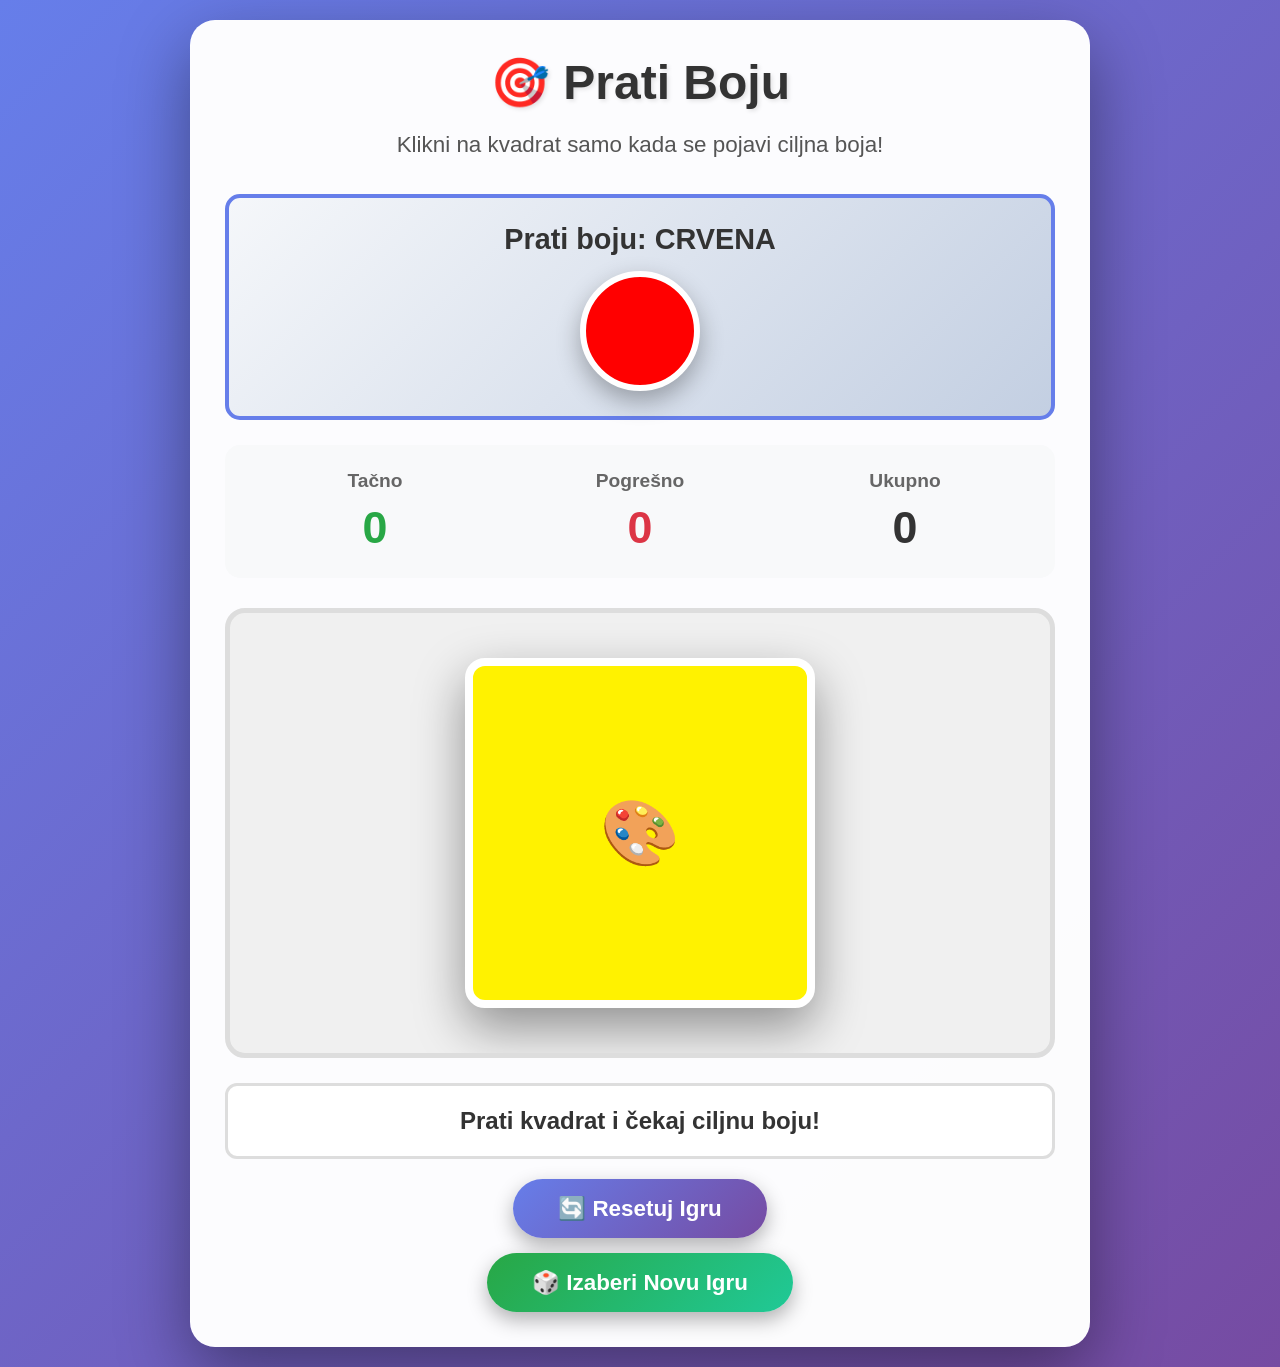
<file: NadjiBoju.html>
<!DOCTYPE html>
<html lang="sr">
<head>
    <meta charset="UTF-8">
    <meta name="viewport" content="width=device-width, initial-scale=1.0">
    <title>Prati Boju - Trening Pažnje</title>
    <style>
        * {
            margin: 0;
            padding: 0;
            box-sizing: border-box;
        }

        body {
            font-family: 'Segoe UI', Tahoma, Geneva, Verdana, sans-serif;
            background: linear-gradient(135deg, #667eea 0%, #764ba2 100%);
            min-height: 100vh;
            display: flex;
            justify-content: center;
            align-items: center;
            padding: 20px;
        }

        .kontejner-igre {
            width: 100%;
            max-width: 900px;
            background: rgba(255, 255, 255, 0.98);
            border-radius: 25px;
            padding: 35px;
            box-shadow: 0 25px 70px rgba(0, 0, 0, 0.4);
        }

        .zaglavlje {
            text-align: center;
            margin-bottom: 30px;
        }

        h1 {
            color: #333;
            font-size: 3em;
            margin-bottom: 15px;
            text-shadow: 2px 2px 4px rgba(0, 0, 0, 0.1);
        }

        .uputstvo {
            color: #555;
            font-size: 1.4em;
            line-height: 1.7;
            margin-bottom: 10px;
        }

        .prikaz-ciljne-boje {
            background: linear-gradient(135deg, #f5f7fa 0%, #c3cfe2 100%);
            padding: 25px;
            border-radius: 15px;
            margin: 25px 0;
            text-align: center;
            border: 4px solid #667eea;
        }

        .tekst-ciljne-boje {
            font-size: 1.8em;
            font-weight: bold;
            color: #333;
            margin-bottom: 15px;
        }

        .uzorak-ciljne-boje {
            width: 120px;
            height: 120px;
            border-radius: 50%;
            margin: 0 auto;
            border: 6px solid #fff;
            box-shadow: 0 10px 25px rgba(0, 0, 0, 0.3);
        }

        .tabla-rezultata {
            display: flex;
            justify-content: space-around;
            margin-bottom: 30px;
            padding: 25px;
            background: #f8f9fa;
            border-radius: 15px;
            flex-wrap: wrap;
            gap: 15px;
        }

        .stavka-rezultata {
            text-align: center;
            flex: 1;
            min-width: 130px;
        }

        .labela-rezultata {
            font-size: 1.2em;
            color: #666;
            margin-bottom: 10px;
            font-weight: 600;
        }

        .vrednost-rezultata {
            font-size: 2.8em;
            font-weight: bold;
            color: #333;
        }

        .vrednost-rezultata.tacno {
            color: #28a745;
        }

        .vrednost-rezultata.pogresno {
            color: #dc3545;
        }

        .oblast-igre {
            position: relative;
            width: 100%;
            min-height: 450px;
            background: #f0f0f0;
            border-radius: 20px;
            border: 5px solid #ddd;
            overflow: hidden;
            margin-bottom: 25px;
            display: flex;
            justify-content: center;
            align-items: center;
            padding: 40px;
        }

        .glavni-kvadrat {
            width: 350px;
            height: 350px;
            border-radius: 20px;
            transition: background-color 0.6s ease, transform 0.2s ease;
            box-shadow: 0 20px 50px rgba(0, 0, 0, 0.4);
            border: 8px solid #fff;
            cursor: pointer;
            display: flex;
            justify-content: center;
            align-items: center;
            font-size: 4em;
            user-select: none;
        }

        .glavni-kvadrat:hover {
            transform: scale(1.02);
        }

        .glavni-kvadrat:active {
            transform: scale(0.98);
        }

        .glavni-kvadrat.animacija-tacno {
            animation: animacijaTacno 0.5s ease;
        }

        .glavni-kvadrat.animacija-pogresno {
            animation: animacijaPogresno 0.5s ease;
        }

        @keyframes animacijaTacno {
            0%, 100% { transform: scale(1); }
            25% { transform: scale(1.1) rotate(5deg); }
            75% { transform: scale(1.1) rotate(-5deg); }
        }

        @keyframes animacijaPogresno {
            0%, 100% { transform: scale(1); }
            25% { transform: translateX(-10px); }
            50% { transform: translateX(10px); }
            75% { transform: translateX(-10px); }
        }

        .povratna-informacija {
            position: absolute;
            top: 50%;
            left: 50%;
            transform: translate(-50%, -50%);
            font-size: 5em;
            font-weight: bold;
            opacity: 0;
            pointer-events: none;
            transition: opacity 0.4s ease;
            z-index: 100;
            text-shadow: 4px 4px 8px rgba(0, 0, 0, 0.6);
        }

        .povratna-informacija.prikazi {
            opacity: 1;
        }

        .povratna-informacija.tacno {
            color: #28a745;
        }

        .povratna-informacija.pogresno {
            color: #dc3545;
        }

        .poruka-statusa {
            text-align: center;
            font-size: 1.5em;
            font-weight: bold;
            color: #333;
            min-height: 45px;
            margin-bottom: 20px;
            padding: 18px;
            background: #fff;
            border-radius: 12px;
            border: 3px solid #ddd;
            line-height: 1.4;
        }

        .dugme-resetuj {
            display: block;
            margin: 0 auto;
            padding: 16px 45px;
            font-size: 1.4em;
            font-weight: bold;
            color: #fff;
            background: linear-gradient(135deg, #667eea 0%, #764ba2 100%);
            border: none;
            border-radius: 30px;
            cursor: pointer;
            transition: transform 0.2s ease, box-shadow 0.2s ease;
            box-shadow: 0 8px 20px rgba(0, 0, 0, 0.3);
        }

        .dugme-resetuj:hover {
            transform: translateY(-3px);
            box-shadow: 0 12px 25px rgba(0, 0, 0, 0.4);
        }

        .dugme-resetuj:active {
            transform: translateY(0);
        }

        .dugme-nova-igra {
    display: block;
    margin: 15px auto 0;
    padding: 16px 45px;
    font-size: 1.4em;
    font-weight: bold;
    color: #fff;
    background: linear-gradient(135deg, #28a745 0%, #20c997 100%);
    border: none;
    border-radius: 30px;
    cursor: pointer;
    transition: transform 0.2s ease, box-shadow 0.2s ease;
    box-shadow: 0 8px 20px rgba(0, 0, 0, 0.3);
}

.dugme-nova-igra:hover {
    transform: translateY(-3px);
    box-shadow: 0 12px 25px rgba(0, 0, 0, 0.4);
}

.dugme-nova-igra:active {
    transform: translateY(0);
}

@media (max-width: 768px) {
    .dugme-nova-igra {
        font-size: 1.2em;
        padding: 14px 35px;
        margin-top: 12px;
    }
}

@media (max-width: 480px) {
    .dugme-nova-igra {
        font-size: 1.1em;
        padding: 12px 30px;
        margin-top: 10px;
    }
}

        @media (max-width: 768px) {
            .kontejner-igre {
                padding: 25px;
            }

            h1 {
                font-size: 2.3em;
            }

            .uputstvo {
                font-size: 1.2em;
            }

            .tekst-ciljne-boje {
                font-size: 1.5em;
            }

            .uzorak-ciljne-boje {
                width: 90px;
                height: 90px;
            }

            .oblast-igre {
                min-height: 380px;
                padding: 30px;
            }

            .glavni-kvadrat {
                width: 280px;
                height: 280px;
                font-size: 3em;
            }

            .vrednost-rezultata {
                font-size: 2.3em;
            }

            .povratna-informacija {
                font-size: 3.5em;
            }

            .poruka-statusa {
                font-size: 1.3em;
            }

            .dugme-resetuj {
                font-size: 1.2em;
                padding: 14px 35px;
            }
        }

        @media (max-width: 480px) {
            .kontejner-igre {
                padding: 20px;
            }

            h1 {
                font-size: 1.9em;
            }

            .uputstvo {
                font-size: 1.1em;
            }

            .tekst-ciljne-boje {
                font-size: 1.3em;
            }

            .uzorak-ciljne-boje {
                width: 75px;
                height: 75px;
            }

            .oblast-igre {
                min-height: 320px;
                padding: 20px;
            }

            .glavni-kvadrat {
                width: 220px;
                height: 220px;
                font-size: 2.5em;
                border: 6px solid #fff;
            }

            .vrednost-rezultata {
                font-size: 2em;
            }

            .tabla-rezultata {
                padding: 18px;
            }

            .stavka-rezultata {
                min-width: 100px;
            }

            .labela-rezultata {
                font-size: 1em;
            }

            .povratna-informacija {
                font-size: 2.8em;
            }

            .poruka-statusa {
                font-size: 1.1em;
                padding: 15px;
            }

            .dugme-resetuj {
                font-size: 1.1em;
                padding: 12px 30px;
            }
        }
    </style>
</head>
<body>
    <div class="kontejner-igre">
        <div class="zaglavlje">
            <h1>🎯 Prati Boju</h1>
            <p class="uputstvo">Klikni na kvadrat samo kada se pojavi ciljna boja!</p>
        </div>

        <div class="prikaz-ciljne-boje">
            <div class="tekst-ciljne-boje">Prati boju: <span id="imeCiljneBoje"></span></div>
            <div class="uzorak-ciljne-boje" id="uzorakciljneBoje"></div>
        </div>

        <div class="tabla-rezultata">
            <div class="stavka-rezultata">
                <div class="labela-rezultata">Tačno</div>
                <div class="vrednost-rezultata tacno" id="tacniRezultat">0</div>
            </div>
            <div class="stavka-rezultata">
                <div class="labela-rezultata">Pogrešno</div>
                <div class="vrednost-rezultata pogresno" id="pogresniRezultat">0</div>
            </div>
            <div class="stavka-rezultata">
                <div class="labela-rezultata">Ukupno</div>
                <div class="vrednost-rezultata" id="ukupanRezultat">0</div>
            </div>
        </div>

        <div class="oblast-igre">
            <div class="glavni-kvadrat" id="glavniKvadrat">🎨</div>
            <div class="povratna-informacija" id="povratnaInformacija"></div>
        </div>

        <div class="poruka-statusa" id="porukaStatusa">Prati kvadrat i čekaj ciljnu boju!</div>

        <button class="dugme-resetuj" id="dugmeResetuj">🔄 Resetuj Igru</button>
        <button class="dugme-nova-igra" id="dugmeNovaIgra">🎲 Izaberi Novu Igru</button>
    </div>

    <script>
        // Definicija svih dostupnih boja
        // Definicija svih dostupnih boja
const sveBoje = [
    { ime: 'CRVENA', vrednost: '#FF0000' },
    { ime: 'PLAVA', vrednost: '#3498DB' },
    { ime: 'ZELENA', vrednost: '#00FF00' }, // <-- ISPRAVLJENO
    { ime: 'ŽUTA', vrednost: '#FFF200' },
    { ime: 'LJUBIČASTA', vrednost: '#7E16B8' },
    { ime: 'NARANDŽASTA', vrednost: '#E67E22' },
    { ime: 'ROZE', vrednost: '#D91076' },
];

// ... ostatak koda je nepromenjen

        // Promenljive za stanje igre
        let ciljnaBoja = null;
        let trenutnaBoja = null;
        let brojTacnih = 0;
        let brojPogresnih = 0;
        let intervalPromeneBoje = null;

        // DOM elementi
        const glavniKvadrat = document.getElementById('glavniKvadrat');
        const povratnaInformacija = document.getElementById('povratnaInformacija');
        const tacniRezultat = document.getElementById('tacniRezultat');
        const pogresniRezultat = document.getElementById('pogresniRezultat');
        const ukupanRezultat = document.getElementById('ukupanRezultat');
        const porukaStatusa = document.getElementById('porukaStatusa');
        const dugmeResetuj = document.getElementById('dugmeResetuj');
        const uzorakciljneBoje = document.getElementById('uzorakciljneBoje');
        const imeCiljneBoje = document.getElementById('imeCiljneBoje');

        // Funkcija za dobijanje slučajnog elementa iz niza
        function slucajniElement(niz) {
            const slucajniIndeks = Math.floor(Math.random() * niz.length);
            return niz[slucajniIndeks];
        }

        // Funkcija za dobijanje slučajne boje različite od trenutne
        function slucajnaBoja(osimBoje) {
            let novaBoja;
            do {
                novaBoja = slucajniElement(sveBoje);
            } while (osimBoje && novaBoja.ime === osimBoje.ime);
            return novaBoja;
        }

        // Funkcija za slučajno vreme između 2000ms i 3500ms
        function slucajnoVreme() {
            return Math.floor(Math.random() * 500) + 1000;
        }

        // Inicijalizacija igre
        function inicirajIgru() {
            // Nasumično izaberi ciljnu boju
            ciljnaBoja = slucajniElement(sveBoje);
            
            // Prikaži ciljnu boju
            uzorakciljneBoje.style.backgroundColor = ciljnaBoja.vrednost;
            imeCiljneBoje.textContent = ciljnaBoja.ime;
            
            // Postavi početnu boju (različitu od ciljne)
            trenutnaBoja = slucajnaBoja(ciljnaBoja);
            glavniKvadrat.style.backgroundColor = trenutnaBoja.vrednost;
            
            // Pokreni promenu boja
            pocniPromehuBoja();
        }

        // Pokreni nasumičnu promenu boja
        function pocniPromehuBoja() {
            function promeniBogu() {
                // Izaberi nasumičnu novu boju (različitu od trenutne)
                trenutnaBoja = slucajnaBoja(trenutnaBoja);
                glavniKvadrat.style.backgroundColor = trenutnaBoja.vrednost;
                
                // Zakaži sledeću promenu sa nasumičnim vremenom
                intervalPromeneBoje = setTimeout(promeniBogu, slucajnoVreme());
            }
            
            // Prva promena nakon nasumičnog vremena
            intervalPromeneBoje = setTimeout(promeniBogu, slucajnoVreme());
        }

        // Zaustavi promenu boja
        function zaustariPromehuBoja() {
            if (intervalPromeneBoje) {
                clearTimeout(intervalPromeneBoje);
                intervalPromeneBoje = null;
            }
        }

        // Proveri da li je kliknuta ciljna boja
        function proveriKlik() {
            if (trenutnaBoja.ime === ciljnaBoja.ime) {
                // Tačan odgovor
                brojTacnih++;
                tacniRezultat.textContent = brojTacnih;
                ukupanRezultat.textContent = brojTacnih - brojPogresnih;
                prikaziPovratnuInformaciju('✓ BRAVO!', 'tacno');
                glavniKvadrat.classList.add('animacija-tacno');
                porukaStatusa.textContent = 'Odlično! Nastavi tako!';
                porukaStatusa.style.color = '#28a745';
                porukaStatusa.style.borderColor = '#28a745';
            } else {
                // Pogrešan odgovor
                brojPogresnih++;
                pogresniRezultat.textContent = brojPogresnih;
                ukupanRezultat.textContent = brojTacnih - brojPogresnih;
                prikaziPovratnuInformaciju('✗ GREŠKA', 'pogresno');
                glavniKvadrat.classList.add('animacija-pogresno');
                porukaStatusa.textContent = `To je ${trenutnaBoja.ime}! Čekaj ${ciljnaBoja.ime}!`;
                porukaStatusa.style.color = '#dc3545';
                porukaStatusa.style.borderColor = '#dc3545';
            }
            
            // Ukloni CSS klase animacije nakon završetka
            setTimeout(() => {
                glavniKvadrat.classList.remove('animacija-tacno', 'animacija-pogresno');
            }, 500);
        }

        // Prikaži povratnu informaciju
        function prikaziPovratnuInformaciju(tekst, tip) {
            povratnaInformacija.textContent = tekst;
            povratnaInformacija.className = `povratna-informacija prikazi ${tip}`;
            
            setTimeout(() => {
                povratnaInformacija.className = 'povratna-informacija';
            }, 800);
        }

        // Event listener za klik na glavni kvadrat
        glavniKvadrat.addEventListener('click', proveriKlik);

        // Touch event za mobilne uređaje
        glavniKvadrat.addEventListener('touchend', (e) => {
            e.preventDefault();
            proveriKlik();
        });

        // Resetuj igru
        dugmeResetuj.addEventListener('click', () => {
            // Zaustavi trenutnu promenu boja
            zaustariPromehuBoja();
            
            // Resetuj rezultate
            brojTacnih = 0;
            brojPogresnih = 0;
            tacniRezultat.textContent = '0';
            pogresniRezultat.textContent = '0';
            ukupanRezultat.textContent = '0';
            porukaStatusa.textContent = 'Prati kvadrat i čekaj ciljnu boju!';
            porukaStatusa.style.color = '#333';
            porukaStatusa.style.borderColor = '#ddd';
            
            // Ponovo inicijalizuj igru sa novom nasumičnom ciljnom bojom
            inicirajIgru();
        });

        // Pokreni igru pri učitavanju stranice
        inicirajIgru();
        // Dugme za povratak na index.html
const dugmeNovaIgra = document.getElementById('dugmeNovaIgra');

dugmeNovaIgra.addEventListener('click', () => {
    window.location.href = 'index.html';
});
    </script>
</body>
</html>
</file>
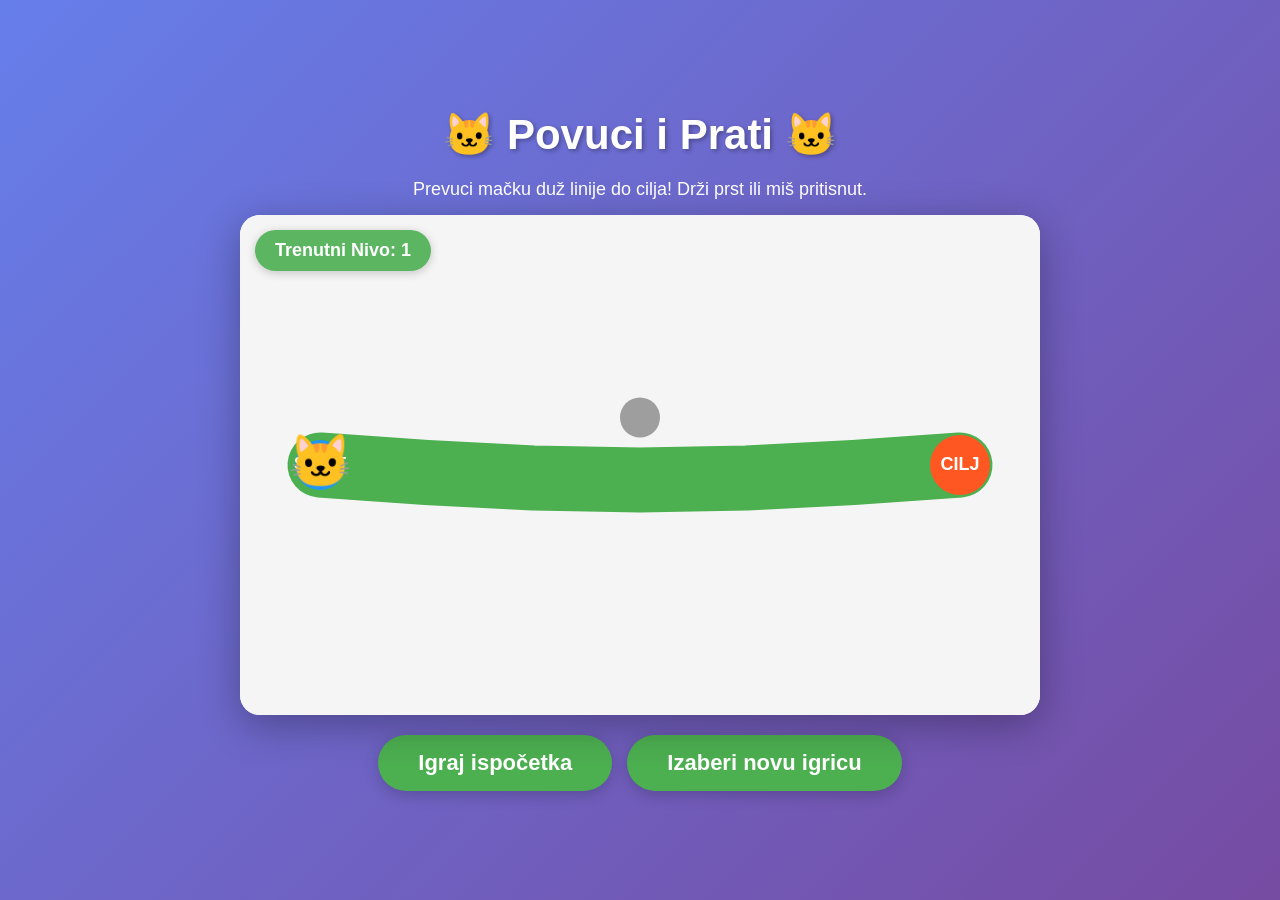
<file: PratiPutanju.html>
<!DOCTYPE html>
<html lang="sr">
<head>
    <meta charset="UTF-8">
    <meta name="viewport"="width=device-width, initial-scale=1.0">
    <title>Povuci i Prati</title>
    <style>
        * {
            margin: 0;
            padding: 0;
            box-sizing: border-box;
            -webkit-user-select: none;
            user-select: none;
        }

        body {
            font-family: 'Arial', sans-serif;
            background: linear-gradient(135deg, #667eea 0%, #764ba2 100%);
            display: flex;
            flex-direction: column;
            align-items: center;
            justify-content: center;
            min-height: 100vh;
            padding: 20px;
        }

        h1 {
            color: white;
            font-size: clamp(24px, 5vw, 42px);
            margin-bottom: 20px;
            text-shadow: 2px 2px 4px rgba(0,0,0,0.3);
        }

        #gameContainer {
            position: relative;
            background: white;
            border-radius: 20px;
            box-shadow: 0 10px 40px rgba(0,0,0,0.3);
            overflow: hidden;
            max-width: 800px;
            width: 100%;
        }

        #gameCanvas {
            display: block;
            width: 100%;
            height: auto;
            touch-action: none;
        }

        #levelIndicator {
            position: absolute;
            top: 15px;
            left: 15px;
            background: rgba(76, 175, 80, 0.9);
            color: white;
            padding: 10px 20px;
            border-radius: 25px;
            font-weight: bold;
            font-size: clamp(14px, 2.5vw, 18px);
            box-shadow: 0 2px 10px rgba(0,0,0,0.2);
            z-index: 50;
        }

        #controls {
            margin-top: 20px;
            text-align: center;
            display: flex;
            gap: 15px;
            justify-content: center;
            flex-wrap: wrap;
        }

        button {
            background: #4CAF50;
            color: white;
            border: none;
            padding: 15px 40px;
            font-size: clamp(16px, 3vw, 22px);
            border-radius: 50px;
            cursor: pointer;
            box-shadow: 0 4px 15px rgba(0,0,0,0.2);
            transition: all 0.3s ease;
            font-weight: bold;
        }

        button:hover {
            background: #45a049;
            transform: translateY(-2px);
            box-shadow: 0 6px 20px rgba(0,0,0,0.3);
        }

        button:active {
            transform: translateY(0);
        }

        #homeBtn {
            background: #4CAF50;
        }

        #homeBtn:hover {
            background: #45a049;
        }

        #winMessage {
            position: absolute;
            top: 50%;
            left: 50%;
            transform: translate(-50%, -50%) scale(0);
            background: rgba(255, 255, 255, 0.98);
            padding: 40px 60px;
            border-radius: 30px;
            text-align: center;
            box-shadow: 0 10px 50px rgba(0,0,0,0.4);
            z-index: 100;
            transition: transform 0.5s cubic-bezier(0.68, -0.55, 0.265, 1.55);
        }

        #winMessage.show {
            transform: translate(-50%, -50%) scale(1);
        }

        #winMessage h2 {
            color: #4CAF50;
            font-size: clamp(32px, 6vw, 56px);
            margin-bottom: 20px;
            animation: bounce 0.6s infinite alternate;
        }

        #winMessage p {
            font-size: clamp(16px, 3vw, 20px);
            color: #666;
            margin-top: 10px;
        }

        #levelTransition {
            position: absolute;
            top: 0;
            left: 0;
            width: 100%;
            height: 100%;
            background: rgba(102, 126, 234, 0.95);
            display: flex;
            flex-direction: column;
            align-items: center;
            justify-content: center;
            z-index: 200;
            opacity: 0;
            pointer-events: none;
            transition: opacity 0.5s ease;
        }

        #levelTransition.show {
            opacity: 1;
            pointer-events: all;
        }

        #levelTransition h2 {
            color: white;
            font-size: clamp(40px, 8vw, 72px);
            margin-bottom: 20px;
            animation: pulse 1s ease-in-out infinite;
        }

        #levelTransition p {
            color: white;
            font-size: clamp(18px, 4vw, 28px);
            margin-bottom: 10px;
        }

        @keyframes bounce {
            from { transform: translateY(0); }
            to { transform: translateY(-10px); }
        }

        @keyframes pulse {
            0%, 100% { transform: scale(1); }
            50% { transform: scale(1.05); }
        }

        .confetti {
            position: absolute;
            width: 10px;
            height: 10px;
            background: #f0f;
            animation: confetti-fall 3s linear forwards;
        }

        @keyframes confetti-fall {
            to {
                transform: translateY(600px) rotate(360deg);
                opacity: 0;
            }
        }

        #instruction {
            color: white;
            font-size: clamp(14px, 2.5vw, 18px);
            margin-bottom: 15px;
            text-align: center;
            max-width: 600px;
        }

        .difficulty-badge {
            display: inline-block;
            padding: 5px 15px;
            border-radius: 15px;
            background: rgba(255,255,255,0.2);
            margin-top: 10px;
            font-size: clamp(14px, 2.5vw, 18px);
        }
    </style>
</head>
<body>
    <h1>🐱 Povuci i Prati 🐱</h1>
    <div id="instruction">Prevuci mačku duž linije do cilja! Drži prst ili miš pritisnut.</div>
    <div id="gameContainer">
        <div id="levelIndicator">Trenutni Nivo: 1</div>
        <canvas id="gameCanvas" width="800" height="500"></canvas>
        <div id="winMessage">
            <h2>BRAVO! 🎉</h2>
            <p id="winText">Uspešno si prešao/la put!</p>
        </div>
        <div id="levelTransition">
            <h2 id="transitionTitle">Nivo 2</h2>
            <p id="transitionDifficulty">Srednje</p>
            <p class="difficulty-badge" id="transitionHint">Putanja postaje zakrivljenija!</p>
        </div>
    </div>
    <div id="controls">
        <button id="newGameBtn">Igraj ispočetka</button>
        <button id="homeBtn">Izaberi novu igricu</button>
    </div>

    <script>
        // Canvas setup
        const canvas = document.getElementById('gameCanvas');
        const ctx = canvas.getContext('2d');
        const winMessage = document.getElementById('winMessage');
        const levelTransition = document.getElementById('levelTransition');
        const levelIndicator = document.getElementById('levelIndicator');

        // Level configurations (5 nivoa sa različitim težinama)
        const LEVEL_CONFIGS = [
            {
                level: 1,
                name: 'Lako',
                pathType: 'gentle',
                curvature: 30,
                segments: 6,
                obstacles: 1,
                tolerance: 40,
                pathWidth: 65,
                hint: 'Prati blagu putanju!'
            },
            {
                level: 2,
                name: 'Srednje',
                pathType: 'curved',
                curvature: 60,
                segments: 8,
                obstacles: 2,
                tolerance: 38,
                pathWidth: 60,
                hint: 'Putanja postaje zakrivljenija!'
            },
            {
                level: 3,
                name: 'Teško',
                pathType: 's-curve',
                curvature: 80,
                segments: 10,
                obstacles: 3,
                tolerance: 35,
                pathWidth: 55,
                hint: 'Oprezno prati S-krivinu!'
            },
            {
                level: 4,
                name: 'Srednje-Teško',
                pathType: 'wave',
                curvature: 90,
                segments: 12,
                obstacles: 4,
                tolerance: 33,
                pathWidth: 50,
                hint: 'Talasasta putanja zahteva pažnju!'
            },
            {
                level: 5,
                name: 'Najzahtevnije',
                pathType: 'spiral',
                curvature: 100,
                segments: 14,
                obstacles: 5,
                tolerance: 30,
                pathWidth: 45,
                hint: 'Spiralna putanja - vrhunski izazov!'
            }
        ];

        // Game state
        let gameState = {
            currentLevel: 0, // Index u LEVEL_CONFIGS nizu
            isDragging: false,
            characterX: 0,
            characterY: 0,
            characterSize: 40,
            pathPoints: [],
            pathWidth: 60,
            tolerance: 35,
            gameWon: false,
            obstacles: []
        };

        // Responsive canvas
        function resizeCanvas() {
            const container = document.getElementById('gameContainer');
            const rect = container.getBoundingClientRect();
            canvas.style.width = rect.width + 'px';
            canvas.style.height = (rect.width * 0.625) + 'px';
        }

        // Generiši putanju na osnovu tipa
        function generatePath(config) {
            const points = [];
            const startX = 80;
            const startY = canvas.height / 2;
            const endX = canvas.width - 80;
            const endY = canvas.height / 2;
            const segments = config.segments;

            switch(config.pathType) {
                case 'gentle':
                    // Blaga putanja sa manjim zakrivljenjem
                    for (let i = 0; i <= segments; i++) {
                        const t = i / segments;
                        const x = startX + (endX - startX) * t;
                        const y = startY + Math.sin(t * Math.PI) * config.curvature * 0.5;
                        points.push({ x, y });
                    }
                    break;

                case 'curved':
                    // Zakrivljena putanja
                    for (let i = 0; i <= segments; i++) {
                        const t = i / segments;
                        const x = startX + (endX - startX) * t;
                        const y = startY + Math.sin(t * Math.PI * 1.5) * config.curvature;
                        points.push({ x, y });
                    }
                    break;

                case 's-curve':
                    // S-krivina
                    for (let i = 0; i <= segments; i++) {
                        const t = i / segments;
                        const x = startX + (endX - startX) * t;
                        const y = startY + Math.sin(t * Math.PI * 2) * config.curvature;
                        points.push({ x, y });
                    }
                    break;

                case 'wave':
                    // Talasasta putanja
                    for (let i = 0; i <= segments; i++) {
                        const t = i / segments;
                        const x = startX + (endX - startX) * t;
                        const y = startY + Math.sin(t * Math.PI * 3) * config.curvature * 0.7;
                        points.push({ x, y });
                    }
                    break;

                case 'spiral':
                    // Spiralna putanja
                    for (let i = 0; i <= segments; i++) {
                        const t = i / segments;
                        const radius = config.curvature * (1 - t * 0.5);
                        const angle = t * Math.PI * 2.5;
                        const x = startX + (endX - startX) * t;
                        const y = startY + Math.sin(angle) * radius;
                        points.push({ x, y });
                    }
                    break;
            }

            return points;
        }

        // Generiši prepreke na osnovu nivoa
        function generateObstacles(config, pathPoints) {
            const obstacles = [];
            const obstacleCount = config.obstacles;
            const offsetFromPath = 30;

            for (let i = 0; i < obstacleCount; i++) {
                const segmentIndex = Math.floor((pathPoints.length / (obstacleCount + 1)) * (i + 1));
                const point = pathPoints[segmentIndex];
                
                // Alternativno postavljaj prepreke gore i dole
                const offsetY = (i % 2 === 0) ? 
                    -(config.pathWidth / 2 + offsetFromPath) : 
                    (config.pathWidth / 2 + offsetFromPath);

                obstacles.push({
                    x: point.x,
                    y: point.y + offsetY,
                    type: i % 3, // 0: krug, 1: kvadrat, 2: trougao
                    size: 20 + (i % 2) * 10
                });
            }

            return obstacles;
        }

        // Učitaj nivo
        function loadLevel(levelIndex) {
            const config = LEVEL_CONFIGS[levelIndex];
            gameState.currentLevel = levelIndex;
            gameState.gameWon = false;
            gameState.isDragging = false;

            // Ažuriraj parametre iz config-a
            gameState.pathWidth = config.pathWidth;
            gameState.tolerance = config.tolerance;

            // Generiši putanju i prepreke
            gameState.pathPoints = generatePath(config);
            gameState.obstacles = generateObstacles(config, gameState.pathPoints);

            // Postavi karakter na početak
            gameState.characterX = gameState.pathPoints[0].x;
            gameState.characterY = gameState.pathPoints[0].y;

            // Ažuriraj UI
            levelIndicator.textContent = `Trenutni Nivo: ${config.level}`;
            winMessage.classList.remove('show');

            draw();
        }

        // Prikaži prelaz na sledeći nivo
        function showLevelTransition(levelIndex) {
            const config = LEVEL_CONFIGS[levelIndex];
            document.getElementById('transitionTitle').textContent = `Nivo ${config.level}`;
            document.getElementById('transitionDifficulty').textContent = config.name;
            document.getElementById('transitionHint').textContent = config.hint;

            levelTransition.classList.add('show');

            setTimeout(() => {
                levelTransition.classList.remove('show');
                loadLevel(levelIndex);
            }, 2500);
        }

        // Initialize game
        function initGame() {
            gameState.currentLevel = 0;
            loadLevel(0);
        }

        // Crtaj karakter (Emoji - Mačka)
        function drawCharacter(x, y, isActive) {
            const size = gameState.characterSize;
            
            // Svetlucanje ako je aktivan (pozadina)
            if (isActive) {
                ctx.fillStyle = 'rgba(255, 215, 0, 0.3)';
                ctx.beginPath();
                ctx.arc(x, y, size/2 + 10, 0, Math.PI * 2);
                ctx.fill();
                
                ctx.strokeStyle = 'rgba(255, 215, 0, 0.8)';
                ctx.lineWidth = 4;
                ctx.beginPath();
                ctx.arc(x, y, size/2 + 8, 0, Math.PI * 2);
                ctx.stroke();
            }
            
            // Crtaj emoji mačku
            ctx.font = `${size * 1.3}px Arial`;
            ctx.textAlign = 'center';
            ctx.textBaseline = 'middle';
            ctx.fillText('🐱', x, y);
        }

        // Crtaj putanju
        function drawPath() {
            ctx.strokeStyle = '#4CAF50';
            ctx.lineWidth = gameState.pathWidth;
            ctx.lineCap = 'round';
            ctx.lineJoin = 'round';
            
            ctx.beginPath();
            ctx.moveTo(gameState.pathPoints[0].x, gameState.pathPoints[0].y);
            
            for (let i = 1; i < gameState.pathPoints.length; i++) {
                ctx.lineTo(gameState.pathPoints[i].x, gameState.pathPoints[i].y);
            }
            ctx.stroke();
            
            // Start oznaka
            ctx.fillStyle = '#2196F3';
            ctx.beginPath();
            ctx.arc(gameState.pathPoints[0].x, gameState.pathPoints[0].y, 25, 0, Math.PI * 2);
            ctx.fill();
            ctx.fillStyle = 'white';
            ctx.font = 'bold 16px Arial';
            ctx.textAlign = 'center';
            ctx.textBaseline = 'middle';
            ctx.fillText('START', gameState.pathPoints[0].x, gameState.pathPoints[0].y);
            
            // Cilj oznaka
            const end = gameState.pathPoints[gameState.pathPoints.length - 1];
            ctx.fillStyle = '#FF5722';
            ctx.beginPath();
            ctx.arc(end.x, end.y, 30, 0, Math.PI * 2);
            ctx.fill();
            ctx.fillStyle = 'white';
            ctx.font = 'bold 18px Arial';
            ctx.fillText('CILJ', end.x, end.y);
        }

        // Crtaj prepreke
        function drawObstacles() {
            gameState.obstacles.forEach(obs => {
                ctx.fillStyle = '#9E9E9E';
                
                switch(obs.type) {
                    case 0: // Krug
                        ctx.beginPath();
                        ctx.arc(obs.x, obs.y, obs.size, 0, Math.PI * 2);
                        ctx.fill();
                        break;
                    case 1: // Kvadrat
                        ctx.fillRect(obs.x - obs.size, obs.y - obs.size, obs.size * 2, obs.size * 2);
                        break;
                    case 2: // Trougao
                        ctx.beginPath();
                        ctx.moveTo(obs.x, obs.y - obs.size);
                        ctx.lineTo(obs.x - obs.size, obs.y + obs.size);
                        ctx.lineTo(obs.x + obs.size, obs.y + obs.size);
                        ctx.closePath();
                        ctx.fill();
                        break;
                }
            });
        }

        // Glavna draw funkcija
        function draw() {
            ctx.clearRect(0, 0, canvas.width, canvas.height);
            
            // Pozadina
            ctx.fillStyle = '#F5F5F5';
            ctx.fillRect(0, 0, canvas.width, canvas.height);
            
            drawPath();
            drawObstacles();
            drawCharacter(gameState.characterX, gameState.characterY, gameState.isDragging);
        }

        // Provera da li je karakter na putanji
        function isOnPath(x, y) {
            for (let point of gameState.pathPoints) {
                const dist = Math.sqrt((x - point.x) ** 2 + (y - point.y) ** 2);
                if (dist < gameState.tolerance) {
                    return true;
                }
            }
            return false;
        }

        // Provera pobede
        function checkWin() {
            const end = gameState.pathPoints[gameState.pathPoints.length - 1];
            const dist = Math.sqrt(
                (gameState.characterX - end.x) ** 2 + 
                (gameState.characterY - end.y) ** 2
            );
            
            if (dist < 40 && !gameState.gameWon) {
                gameState.gameWon = true;
                
                // Proveri da li ima još nivoa
                if (gameState.currentLevel < LEVEL_CONFIGS.length - 1) {
                    // Postavi tekst za sledeći nivo
                    document.getElementById('winText').textContent = 
                        'Prelazimo na sledeći nivo!';
                    winMessage.classList.add('show');
                    createConfetti();
                    
                    setTimeout(() => {
                        winMessage.classList.remove('show');
                        showLevelTransition(gameState.currentLevel + 1);
                    }, 2000);
                } else {
                    // Završena sva 5 nivoa
                    document.getElementById('winText').textContent = 
                        'Čestitamo! Prešao/la si sve nivoe! 🏆';
                    winMessage.classList.add('show');
                    createConfetti();
                }
            }
        }

        // Konfeti efekat
        function createConfetti() {
            const colors = ['#FF6B6B', '#4ECDC4', '#45B7D1', '#FFA07A', '#98D8C8', '#FFD93D'];
            const container = document.getElementById('gameContainer');
            
            for (let i = 0; i < 50; i++) {
                setTimeout(() => {
                    const confetti = document.createElement('div');
                    confetti.className = 'confetti';
                    confetti.style.left = Math.random() * 100 + '%';
                    confetti.style.background = colors[Math.floor(Math.random() * colors.length)];
                    confetti.style.animationDelay = Math.random() * 0.5 + 's';
                    container.appendChild(confetti);
                    
                    setTimeout(() => confetti.remove(), 3000);
                }, i * 30);
            }
        }

        // Get poziciju sa Canvas-a
        function getCanvasPos(e) {
            const rect = canvas.getBoundingClientRect();
            const scaleX = canvas.width / rect.width;
            const scaleY = canvas.height / rect.height;
            
            let clientX, clientY;
            
            if (e.touches && e.touches.length > 0) {
                clientX = e.touches[0].clientX;
                clientY = e.touches[0].clientY;
            } else {
                clientX = e.clientX;
                clientY = e.clientY;
            }
            
            return {
                x: (clientX - rect.left) * scaleX,
                y: (clientY - rect.top) * scaleY
            };
        }

        // Event handlers
        function handleStart(e) {
            e.preventDefault();
            const pos = getCanvasPos(e);
            const dist = Math.sqrt(
                (pos.x - gameState.characterX) ** 2 + 
                (pos.y - gameState.characterY) ** 2
            );
            
            if (dist < gameState.characterSize && !gameState.gameWon) {
                gameState.isDragging = true;
                draw();
            }
        }

        function handleMove(e) {
            e.preventDefault();
            if (!gameState.isDragging || gameState.gameWon) return;
            
            const pos = getCanvasPos(e);
            
            if (isOnPath(pos.x, pos.y)) {
                gameState.characterX = pos.x;
                gameState.characterY = pos.y;
                draw();
                checkWin();
            } else {
                // Blago treptanje ako je van putanje
                ctx.strokeStyle = 'rgba(255, 0, 0, 0.3)';
                ctx.lineWidth = 3;
                ctx.beginPath();
                ctx.arc(gameState.characterX, gameState.characterY, gameState.characterSize/2 + 10, 0, Math.PI * 2);
                ctx.stroke();
            }
        }

        function handleEnd(e) {
            e.preventDefault();
            gameState.isDragging = false;
            draw();
        }

        // Mouse events
        canvas.addEventListener('mousedown', handleStart);
        canvas.addEventListener('mousemove', handleMove);
        canvas.addEventListener('mouseup', handleEnd);
        canvas.addEventListener('mouseleave', handleEnd);

        // Touch events
        canvas.addEventListener('touchstart', handleStart);
        canvas.addEventListener('touchmove', handleMove);
        canvas.addEventListener('touchend', handleEnd);

        // Nova igra - resetuj na nivo 1
        document.getElementById('newGameBtn').addEventListener('click', initGame);

        // Vrati se na početnu stranicu
        document.getElementById('homeBtn').addEventListener('click', function() {
            window.location.href = 'index.html';
        });

        // Resize handler
        window.addEventListener('resize', () => {
            resizeCanvas();
            draw();
        });

        // Start
        resizeCanvas();
        initGame();
    </script>
</body>
</html>
</file>
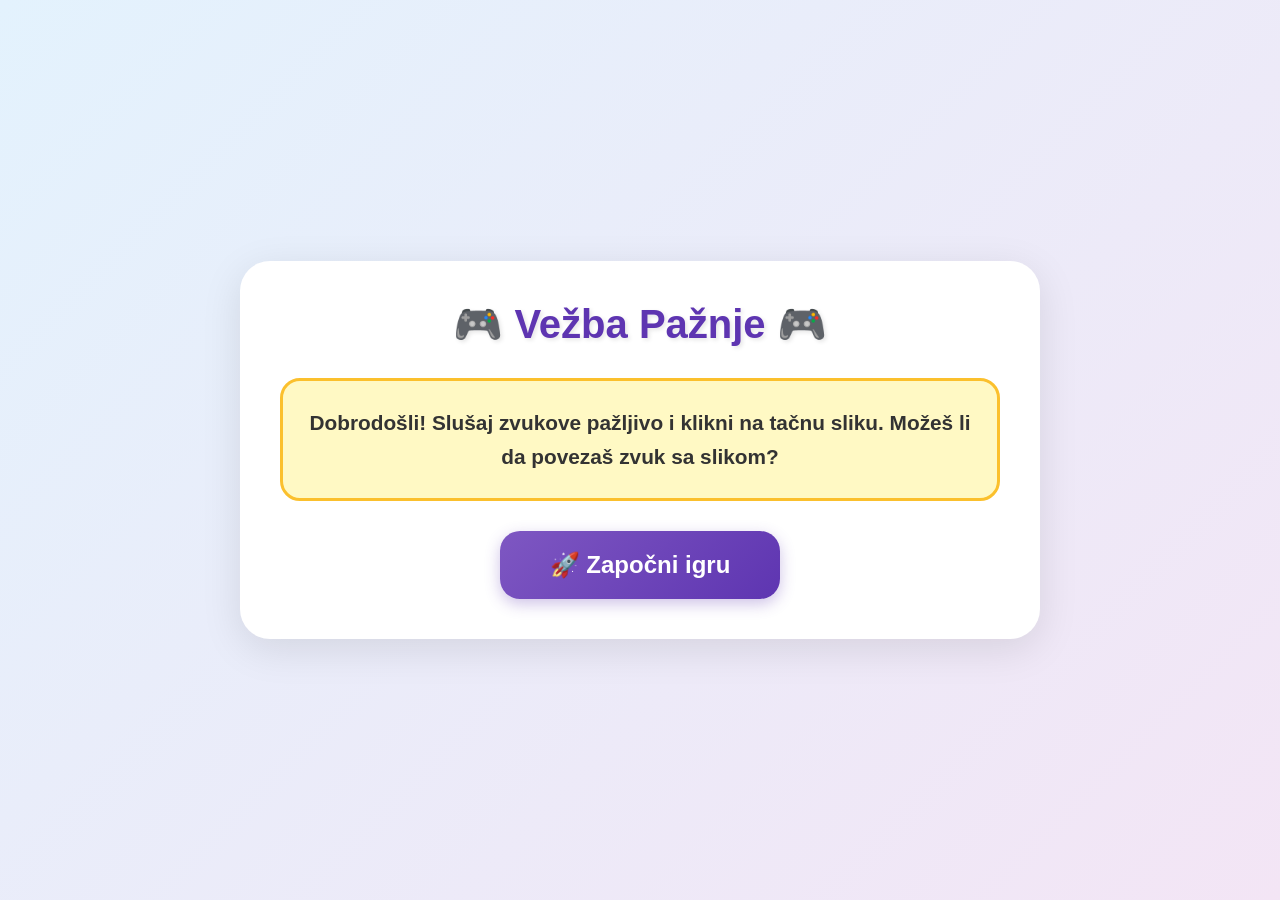
<file: PrepoznajZvuk.html>
<!DOCTYPE html>
<html lang="sr">
<head>
    <meta charset="UTF-8">
    <meta name="viewport" content="width=device-width, initial-scale=1.0">
    <title>Vežba Pažnje</title>
    <style>
        * {
            margin: 0;
            padding: 0;
            box-sizing: border-box;
        }

        body {
            font-family: 'Arial', sans-serif;
            background: linear-gradient(135deg, #E3F2FD 0%, #F3E5F5 100%);
            display: flex;
            justify-content: center;
            align-items: center;
            min-height: 100vh;
            padding: 20px;
        }

        .container {
            background: white;
            border-radius: 30px;
            padding: 40px;
            box-shadow: 0 10px 40px rgba(0, 0, 0, 0.1);
            max-width: 800px;
            width: 100%;
            text-align: center;
        }

        .menu-btn {
            padding: 4vmin 5vmin;
            font-size: 3.5vmin;
            font-weight: bold;
            background: white;
            color: #FF6B6B;
            border: 3px solid #FF6B6B;
            border-radius: 3vmin;
            cursor: pointer;
            box-shadow: 0 1.5vmin 3vmin rgba(0,0,0,0.15);
            transition: transform 0.2s, box-shadow 0.2s;
            user-select: none;
            touch-action: manipulation;
            min-height: 60px;
            display: flex;
            justify-content: center;
            align-items: center;
            text-decoration: none;
            font-family: 'Comic Sans MS', 'Arial Rounded MT Bold', sans-serif;
        }

        .menu-btn:hover {
            transform: translateY(-0.5vmin);
            box-shadow: 0 2vmin 4vmin rgba(0,0,0,0.25);
        }

        .menu-btn:active {
            transform: scale(0.95);
        }

        h1 {
            color: #5E35B1;
            font-size: 2.5rem;
            margin-bottom: 30px;
            text-shadow: 2px 2px 4px rgba(0, 0, 0, 0.1);
        }

        .start-screen {
            display: flex;
            flex-direction: column;
            align-items: center;
            gap: 30px;
        }

        .game-screen {
            display: none;
            flex-direction: column;
            gap: 25px;
        }

        .instruction-box {
            background: #FFF9C4;
            border: 3px solid #FBC02D;
            border-radius: 20px;
            padding: 25px;
            font-size: 1.3rem;
            color: #333;
            font-weight: bold;
            line-height: 1.6;
        }

        .score {
            font-size: 1.8rem;
            color: #5E35B1;
            font-weight: bold;
            padding: 15px;
            background: #E1BEE7;
            border-radius: 15px;
        }

        .feedback {
            font-size: 2rem;
            font-weight: bold;
            min-height: 60px;
            display: flex;
            align-items: center;
            justify-content: center;
            color: #5E35B1;
        }

        .choices {
            display: grid;
            grid-template-columns: repeat(auto-fit, minmax(150px, 1fr));
            gap: 20px;
            margin: 20px 0;
        }

        .choice-btn {
            background: white;
            border: 4px solid #9575CD;
            border-radius: 20px;
            padding: 30px;
            font-size: 4rem;
            cursor: pointer;
            transition: all 0.3s ease;
            box-shadow: 0 5px 15px rgba(0, 0, 0, 0.1);
        }

        .choice-btn:hover {
            transform: scale(1.05);
            box-shadow: 0 8px 20px rgba(0, 0, 0, 0.15);
        }

        .choice-btn:active {
            transform: scale(0.95);
        }

        .start-btn, .restart-btn {
            background: linear-gradient(135deg, #7E57C2 0%, #5E35B1 100%);
            color: white;
            border: none;
            border-radius: 20px;
            padding: 20px 50px;
            font-size: 1.5rem;
            font-weight: bold;
            cursor: pointer;
            box-shadow: 0 5px 15px rgba(94, 53, 177, 0.3);
            transition: all 0.3s ease;
        }

        .start-btn:hover, .restart-btn:hover {
            transform: translateY(-3px);
            box-shadow: 0 8px 20px rgba(94, 53, 177, 0.4);
        }

        .start-btn:active, .restart-btn:active {
            transform: translateY(0);
        }

        .correct {
            animation: bounceCorrect 0.6s ease;
            border-color: #4CAF50 !important;
            background: #C8E6C9 !important;
        }

        .incorrect {
            animation: shake 0.5s ease;
            border-color: #F44336 !important;
            background: #FFCDD2 !important;
        }

        @keyframes bounceCorrect {
            0%, 100% { transform: scale(1); }
            25% { transform: scale(1.1); }
            50% { transform: scale(0.95); }
            75% { transform: scale(1.05); }
        }

        @keyframes shake {
            0%, 100% { transform: translateX(0); }
            25% { transform: translateX(-10px); }
            50% { transform: translateX(10px); }
            75% { transform: translateX(-10px); }
        }

        .hidden {
            display: none !important;
        }

        @media (max-width: 600px) {
            h1 {
                font-size: 2rem;
            }

            .instruction-box {
                font-size: 1.1rem;
                padding: 20px;
            }

            .choice-btn {
                font-size: 3rem;
                padding: 25px;
            }

            .choices {
                gap: 15px;
            }
        }
    </style>
</head>
<body>
    <div class="container">
        <h1>🎮 Vežba Pažnje 🎮</h1>
        
        <div class="start-screen" id="startScreen">
            <div class="instruction-box">
                Dobrodošli! Slušaj zvukove pažljivo i klikni na tačnu sliku. Možeš li da povezaš zvuk sa slikom?
            </div>
            <button class="start-btn" id="startBtn">🚀 Započni igru</button>
        </div>

        <div class="game-screen" id="gameScreen">
            <div class="score" id="score">Poeni: 0</div>
            <div class="instruction-box" id="instructions"></div>
            <div class="feedback" id="feedback"></div>
            <div class="choices" id="choices"></div>
            <button class="restart-btn hidden" id="restartBtn">🔄 Nova igra</button>
            <a href="index.html" class="menu-btn link-btn">🔙 NAZAD NA IGRE</a>
        </div>
    </div>

    <script>
        let audioContext;
        let score = 0;
        let currentSound = null;
        let isProcessing = false;

        const soundMap = {
            'zvižduk': { emoji: '🚗', name: 'AUTO', freq: 800 },
            'zvono': { emoji: '🍎', name: 'JABUKU', freq: 600 },
            'bubanj': { emoji: '🐱', name: 'MAČKU', freq: 200 }
        };

        const sounds = Object.keys(soundMap);
        const emojis = Object.values(soundMap).map(v => v.emoji);

        function initAudio() {
            if (!audioContext) {
                audioContext = new (window.AudioContext || window.webkitAudioContext)();
            }
        }

        function playSound(frequency, duration = 0.4, type = 'sine') {
            if (!audioContext) return;

            const oscillator = audioContext.createOscillator();
            const gainNode = audioContext.createGain();

            oscillator.connect(gainNode);
            gainNode.connect(audioContext.destination);

            oscillator.frequency.value = frequency;
            oscillator.type = type;

            gainNode.gain.setValueAtTime(0.3, audioContext.currentTime);
            gainNode.gain.exponentialRampToValueAtTime(0.01, audioContext.currentTime + duration);

            oscillator.start(audioContext.currentTime);
            oscillator.stop(audioContext.currentTime + duration);
        }

        function playCorrectSound() {
            playSound(523.25, 0.2, 'sine');
            setTimeout(() => playSound(659.25, 0.2, 'sine'), 150);
        }

        function playGameSound(soundKey) {
            const soundData = soundMap[soundKey];
            if (soundKey === 'zvižduk') {
                playSound(soundData.freq, 0.3, 'sine');
                setTimeout(() => playSound(soundData.freq * 1.5, 0.3, 'sine'), 200);
            } else if (soundKey === 'zvono') {
                playSound(soundData.freq, 0.15, 'sine');
                setTimeout(() => playSound(soundData.freq, 0.15, 'sine'), 200);
                setTimeout(() => playSound(soundData.freq, 0.15, 'sine'), 400);
            } else {
                playSound(soundData.freq, 0.2, 'square');
            }
        }

        function startGame() {
            initAudio();
            score = 0;
            updateScore();
            document.getElementById('startScreen').classList.add('hidden');
            document.getElementById('gameScreen').style.display = 'flex';
            document.getElementById('restartBtn').classList.add('hidden');
            setupRound();
        }

        function setupRound() {
            isProcessing = false;
            currentSound = sounds[Math.floor(Math.random() * sounds.length)];
            
            const soundNames = {
                'zvižduk': 'ZVIŽDUK',
                'zvono': 'ZVONO',
                'bubanj': 'BUBANJ'
            };

            const targetName = soundMap[currentSound].name;
            document.getElementById('instructions').innerHTML = 
                `Kada čuješ <strong>${soundNames[currentSound]}</strong>, klikni na <strong>${targetName}</strong>!`;
            
            document.getElementById('feedback').textContent = '';
            
            const choicesContainer = document.getElementById('choices');
            choicesContainer.innerHTML = '';
            
            const shuffled = [...emojis].sort(() => Math.random() - 0.5);
            
            shuffled.forEach(emoji => {
                const btn = document.createElement('button');
                btn.className = 'choice-btn';
                btn.textContent = emoji;
                btn.onclick = () => handleChoice(emoji);
                choicesContainer.appendChild(btn);
            });

            setTimeout(() => {
                playGameSound(currentSound);
            }, 800);
        }

        function handleChoice(selectedEmoji) {
            if (isProcessing) return;
            isProcessing = true;

            const correctEmoji = soundMap[currentSound].emoji;
            const feedback = document.getElementById('feedback');
            const selectedBtn = Array.from(document.querySelectorAll('.choice-btn'))
                .find(btn => btn.textContent === selectedEmoji);

            if (selectedEmoji === correctEmoji) {
                selectedBtn.classList.add('correct');
                feedback.textContent = '🎉 Bravo! 🎉';
                feedback.style.color = '#4CAF50';
                playCorrectSound();
                score++;
                updateScore();

                setTimeout(() => {
                    selectedBtn.classList.remove('correct');
                    setupRound();
                }, 1500);
            } else {
                selectedBtn.classList.add('incorrect');
                feedback.textContent = '💪 Pokušaj ponovo!';
                feedback.style.color = '#F44336';

                setTimeout(() => {
                    selectedBtn.classList.remove('incorrect');
                    feedback.textContent = '';
                    isProcessing = false;
                }, 1000);
            }
        }

        function updateScore() {
            document.getElementById('score').textContent = `Poeni: ${score}`;
        }

        function restartGame() {
            startGame();
        }

        document.getElementById('startBtn').addEventListener('click', startGame);
        document.getElementById('restartBtn').addEventListener('click', restartGame);
    </script>
</body>
</html>
</file>
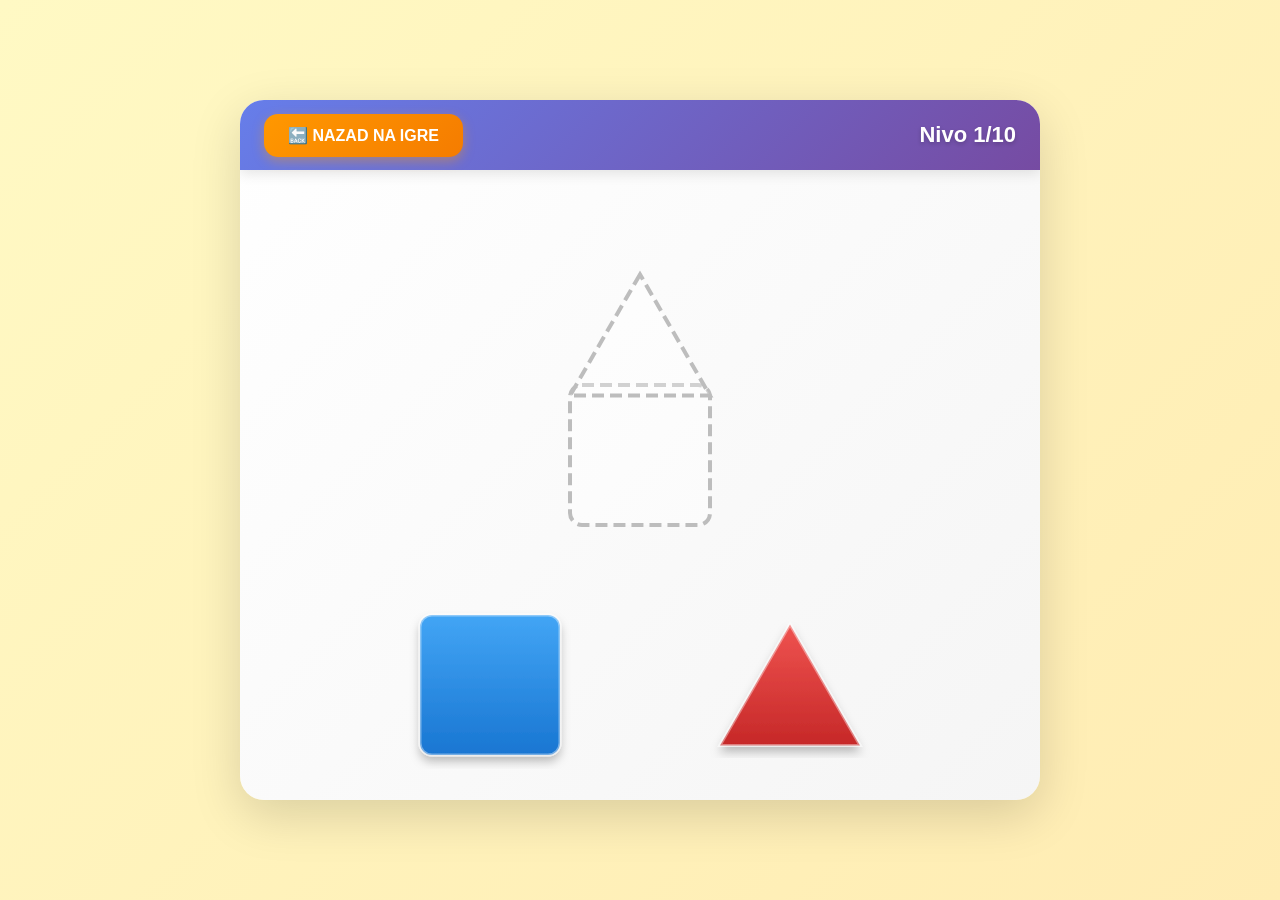
<file: SloziOblik.html>
<!DOCTYPE html>
<html lang="sr">
<head>
  <meta charset="UTF-8">
  <meta name="viewport" content="width=device-width, initial-scale=1.0">
  <title>Složi Oblik - 10 Nivoa</title>
  <style>
    * {
      margin: 0;
      padding: 0;
      box-sizing: border-box;
      user-select: none;
      -webkit-user-select: none;
      -webkit-tap-highlight-color: transparent;
    }

    body {
      font-family: 'Comic Sans MS', cursive, sans-serif;
      background: linear-gradient(135deg, #FFF9C4 0%, #FFECB3 100%);
      display: flex;
      justify-content: center;
      align-items: center;
      min-height: 100vh;
      overflow: hidden;
      touch-action: none;
    }

    #game-container {
      width: 95vmin;
      height: 100vmin;
      max-width: 800px;
      max-height: 700px;
      background: linear-gradient(135deg, #ffffff 0%, #f5f5f5 100%);
      border-radius: 24px;
      box-shadow: 0 15px 50px rgba(0,0,0,0.15);
      display: flex;
      flex-direction: column;
      overflow: hidden;
    }

    #header {
      height: 70px;
      background: linear-gradient(135deg, #667eea 0%, #764ba2 100%);
      display: flex;
      align-items: center;
      justify-content: space-between;
      padding: 0 24px;
      color: white;
      flex-shrink: 0;
      box-shadow: 0 4px 12px rgba(0,0,0,0.1);
    }

    #back-btn {
      background: linear-gradient(135deg, #FF9800 0%, #F57C00 100%);
      border: none;
      padding: 12px 24px;
      border-radius: 14px;
      color: white;
      font-weight: bold;
      font-size: 16px;
      cursor: pointer;
      box-shadow: 0 4px 12px rgba(255,152,0,0.4);
      transition: all 0.2s;
    }

    #back-btn:active {
      transform: scale(0.95);
      box-shadow: 0 2px 8px rgba(255,152,0,0.4);
    }

    #level-indicator {
      font-size: 22px;
      font-weight: bold;
      text-shadow: 0 2px 4px rgba(0,0,0,0.2);
    }

    #svg-container {
      flex: 1;
      position: relative;
      touch-action: none;
      display: flex;
      align-items: center;
      justify-content: center;
    }

    svg {
      width: 100%;
      height: 100%;
      max-width: 100%;
      max-height: 100%;
      touch-action: none;
    }

    .piece-group {
      cursor: grab;
      transition: filter 0.2s;
    }

    .piece-group:active {
      cursor: grabbing;
    }

    .piece-group.snapped {
      cursor: default;
      pointer-events: none;
    }

    .piece-group:hover:not(.snapped) {
      filter: brightness(1.15) drop-shadow(0 0 8px rgba(255,255,255,0.8));
    }

    #success-overlay {
      position: absolute;
      top: 0;
      left: 0;
      width: 100%;
      height: 100%;
      background: rgba(255, 255, 255, 0.96);
      display: none;
      flex-direction: column;
      justify-content: center;
      align-items: center;
      z-index: 1000;
    }

    #success-overlay.show {
      display: flex;
      animation: fadeIn 0.4s ease;
    }

    @keyframes fadeIn {
      from { opacity: 0; transform: scale(0.9); }
      to { opacity: 1; transform: scale(1); }
    }

    #success-text {
      font-size: 64px;
      font-weight: bold;
      background: linear-gradient(135deg, #4CAF50 0%, #81C784 100%);
      -webkit-background-clip: text;
      -webkit-text-fill-color: transparent;
      background-clip: text;
      margin-bottom: 30px;
      animation: bounce 1s infinite;
      text-shadow: 0 4px 8px rgba(76,175,80,0.3);
    }

    @keyframes bounce {
      0%, 100% { transform: translateY(0); }
      50% { transform: translateY(-25px); }
    }

    #next-btn {
      background: linear-gradient(135deg, #667eea 0%, #764ba2 100%);
      border: none;
      padding: 20px 55px;
      border-radius: 24px;
      color: white;
      font-weight: bold;
      font-size: 28px;
      cursor: pointer;
      box-shadow: 0 6px 20px rgba(102,126,234,0.4);
      transition: all 0.2s;
    }

    #next-btn:active {
      transform: scale(0.95);
      box-shadow: 0 3px 12px rgba(102,126,234,0.4);
    }

    .confetti {
      position: absolute;
      width: 14px;
      height: 14px;
      border-radius: 50%;
      animation: confettiFall 3s linear;
    }

    @keyframes confettiFall {
      0% {
        transform: translateY(-100px) rotate(0deg);
        opacity: 1;
      }
      100% {
        transform: translateY(700px) rotate(720deg);
        opacity: 0;
      }
    }
  </style>
</head>
<body>
  <div id="game-container">
    <div id="header">
      <button id="back-btn" onclick="window.location.href='index.html'">🔙 NAZAD NA IGRE</button>
      <div id="level-indicator">Nivo 1/10</div>
    </div>
    
    <div id="svg-container">
      <svg viewBox="0 0 800 600" xmlns="http://www.w3.org/2000/svg">
        <defs>
          <!-- Gradient Definitions -->
          <linearGradient id="gradient-blue" x1="0%" y1="0%" x2="0%" y2="100%">
            <stop offset="0%" style="stop-color:#42A5F5;stop-opacity:1" />
            <stop offset="100%" style="stop-color:#1976D2;stop-opacity:1" />
          </linearGradient>
          
          <linearGradient id="gradient-red" x1="0%" y1="0%" x2="0%" y2="100%">
            <stop offset="0%" style="stop-color:#EF5350;stop-opacity:1" />
            <stop offset="100%" style="stop-color:#C62828;stop-opacity:1" />
          </linearGradient>
          
          <linearGradient id="gradient-orange" x1="0%" y1="0%" x2="0%" y2="100%">
            <stop offset="0%" style="stop-color:#FFA726;stop-opacity:1" />
            <stop offset="100%" style="stop-color:#EF6C00;stop-opacity:1" />
          </linearGradient>
          
          <radialGradient id="gradient-pink">
            <stop offset="0%" style="stop-color:#F48FB1;stop-opacity:1" />
            <stop offset="100%" style="stop-color:#C2185B;stop-opacity:1" />
          </radialGradient>
          
          <linearGradient id="gradient-green" x1="0%" y1="0%" x2="0%" y2="100%">
            <stop offset="0%" style="stop-color:#66BB6A;stop-opacity:1" />
            <stop offset="100%" style="stop-color:#2E7D32;stop-opacity:1" />
          </linearGradient>
          
          <linearGradient id="gradient-brown" x1="0%" y1="0%" x2="0%" y2="100%">
            <stop offset="0%" style="stop-color:#A1887F;stop-opacity:1" />
            <stop offset="100%" style="stop-color:#5D4037;stop-opacity:1" />
          </linearGradient>
          
          <radialGradient id="gradient-white">
            <stop offset="0%" style="stop-color:#FFFFFF;stop-opacity:1" />
            <stop offset="100%" style="stop-color:#E0E0E0;stop-opacity:1" />
          </radialGradient>
          
          <linearGradient id="gradient-black" x1="0%" y1="0%" x2="0%" y2="100%">
            <stop offset="0%" style="stop-color:#424242;stop-opacity:1" />
            <stop offset="100%" style="stop-color:#212121;stop-opacity:1" />
          </linearGradient>
          
          <linearGradient id="gradient-yellow" x1="0%" y1="0%" x2="0%" y2="100%">
            <stop offset="0%" style="stop-color:#FFEB3B;stop-opacity:1" />
            <stop offset="100%" style="stop-color:#F57F17;stop-opacity:1" />
          </linearGradient>
          
          <linearGradient id="gradient-purple" x1="0%" y1="0%" x2="0%" y2="100%">
            <stop offset="0%" style="stop-color:#AB47BC;stop-opacity:1" />
            <stop offset="100%" style="stop-color:#6A1B9A;stop-opacity:1" />
          </linearGradient>
          
          <linearGradient id="gradient-teal" x1="0%" y1="0%" x2="0%" y2="100%">
            <stop offset="0%" style="stop-color:#26C6DA;stop-opacity:1" />
            <stop offset="100%" style="stop-color:#00838F;stop-opacity:1" />
          </linearGradient>
          
          <linearGradient id="gradient-gray" x1="0%" y1="0%" x2="0%" y2="100%">
            <stop offset="0%" style="stop-color:#90A4AE;stop-opacity:1" />
            <stop offset="100%" style="stop-color:#455A64;stop-opacity:1" />
          </linearGradient>

          <!-- Filters -->
          <filter id="glow">
            <feGaussianBlur stdDeviation="6" result="coloredBlur"/>
            <feMerge>
              <feMergeNode in="coloredBlur"/>
              <feMergeNode in="SourceGraphic"/>
            </feMerge>
          </filter>
          <filter id="shadow">
            <feDropShadow dx="0" dy="6" stdDeviation="5" flood-opacity="0.25"/>
          </filter>
        </defs>
        
        <g id="targets"></g>
        <g id="pieces"></g>
        <g id="effects"></g>
      </svg>

      <div id="success-overlay">
        <div id="success-text">BRAVO! 🎉</div>
        <button id="next-btn">DALJE ➡️</button>
      </div>
    </div>
  </div>

  <script>
    const levels = [
      {
        name: 'KUĆA',
        targets: [
          { id: 'base', type: 'rect', x: 400, y: 270, width: 140, height: 140, rx: 12 },
          { id: 'roof', type: 'triangle', x: 400, y: 150, size: 140 }
        ],
        pieces: [
          { id: 'base', type: 'rect', x: 250, y: 500, width: 140, height: 140, rx: 12, gradient: 'gradient-blue' },
          { id: 'roof', type: 'triangle', x: 550, y: 500, size: 140, gradient: 'gradient-red' }
        ]
      },
      {
        name: 'SLADOLED',
        targets: [
          { id: 'cone', type: 'triangle-inverted', x: 400, y: 260, size: 130 },
          { id: 'scoop', type: 'circle', x: 400, y: 165, radius: 55 }
        ],
        pieces: [
          { id: 'cone', type: 'triangle-inverted', x: 250, y: 500, size: 130, gradient: 'gradient-orange' },
          { id: 'scoop', type: 'circle', x: 550, y: 500, radius: 55, gradient: 'gradient-pink' }
        ]
      },
      {
        name: 'DRVO',
        targets: [
          { id: 'trunk', type: 'rect', x: 400, y: 290, width: 50, height: 120, rx: 8 },
          { id: 'foliage', type: 'triangle', x: 400, y: 170, size: 150 }
        ],
        pieces: [
          { id: 'trunk', type: 'rect', x: 250, y: 500, width: 50, height: 120, rx: 8, gradient: 'gradient-brown' },
          { id: 'foliage', type: 'triangle', x: 550, y: 500, size: 150, gradient: 'gradient-green' }
        ]
      },
      {
        name: 'SNEŠKO BELIĆ',
        targets: [
          { id: 'bottom', type: 'circle', x: 400, y: 300, radius: 70 },
          { id: 'middle', type: 'circle', x: 400, y: 200, radius: 55 },
          { id: 'head', type: 'circle', x: 400, y: 120, radius: 40 }
        ],
        pieces: [
          { id: 'bottom', type: 'circle', x: 200, y: 500, radius: 70, gradient: 'gradient-white' },
          { id: 'middle', type: 'circle', x: 400, y: 500, radius: 55, gradient: 'gradient-white' },
          { id: 'head', type: 'circle', x: 600, y: 500, radius: 40, gradient: 'gradient-white' }
        ]
      },
      {
        name: 'KAMION',
        targets: [
          { id: 'body', type: 'rect', x: 320, y: 220, width: 220, height: 90, rx: 12 },
          { id: 'cabin', type: 'rect', x: 480, y: 175, width: 80, height: 70, rx: 10 },
          { id: 'wheel1', type: 'circle', x: 360, y: 320, radius: 35 },
          { id: 'wheel2', type: 'circle', x: 480, y: 320, radius: 35 }
        ],
        pieces: [
          { id: 'body', type: 'rect', x: 180, y: 500, width: 220, height: 90, rx: 12, gradient: 'gradient-green' },
          { id: 'cabin', type: 'rect', x: 380, y: 500, width: 80, height: 70, rx: 10, gradient: 'gradient-blue' },
          { id: 'wheel1', type: 'circle', x: 540, y: 500, radius: 35, gradient: 'gradient-black' },
          { id: 'wheel2', type: 'circle', x: 650, y: 500, radius: 35, gradient: 'gradient-black' }
        ]
      },
      {
        name: 'RAKETA',
        targets: [
          { id: 'body', type: 'rect', x: 400, y: 260, width: 80, height: 180, rx: 10 },
          { id: 'nose', type: 'triangle', x: 400, y: 130, size: 90 }
        ],
        pieces: [
          { id: 'body', type: 'rect', x: 280, y: 500, width: 80, height: 180, rx: 10, gradient: 'gradient-red' },
          { id: 'nose', type: 'triangle', x: 520, y: 500, size: 90, gradient: 'gradient-yellow' }
        ]
      },
      {
        name: 'BROD',
        targets: [
          { id: 'hull', type: 'semicircle', x: 400, y: 280, width: 200, height: 100 },
          { id: 'sail', type: 'triangle', x: 400, y: 170, size: 130 }
        ],
        pieces: [
          { id: 'hull', type: 'semicircle', x: 250, y: 500, width: 200, height: 100, gradient: 'gradient-brown' },
          { id: 'sail', type: 'triangle', x: 550, y: 500, size: 130, gradient: 'gradient-white' }
        ]
      },
      {
        name: 'PEČURKA',
        targets: [
          { id: 'stem', type: 'rect', x: 400, y: 290, width: 50, height: 100, rx: 25 },
          { id: 'cap', type: 'semicircle', x: 400, y: 190, width: 140, height: 70 }
        ],
        pieces: [
          { id: 'stem', type: 'rect', x: 280, y: 500, width: 50, height: 100, rx: 25, gradient: 'gradient-white' },
          { id: 'cap', type: 'semicircle', x: 520, y: 500, width: 140, height: 70, gradient: 'gradient-red' }
        ]
      },
      {
        name: 'GUSENICA',
        targets: [
          { id: 'circle1', type: 'circle', x: 300, y: 230, radius: 50 },
          { id: 'circle2', type: 'circle', x: 400, y: 230, radius: 50 },
          { id: 'circle3', type: 'circle', x: 500, y: 230, radius: 50 }
        ],
        pieces: [
          { id: 'circle1', type: 'circle', x: 250, y: 500, radius: 50, gradient: 'gradient-green' },
          { id: 'circle2', type: 'circle', x: 400, y: 500, radius: 50, gradient: 'gradient-green' },
          { id: 'circle3', type: 'circle', x: 550, y: 500, radius: 50, gradient: 'gradient-green' }
        ]
      },
      {
        name: 'ROBOT',
        targets: [
          { id: 'head', type: 'rect', x: 400, y: 150, width: 90, height: 90, rx: 12 },
          { id: 'body', type: 'rect', x: 400, y: 270, width: 120, height: 100, rx: 10 },
          { id: 'legs', type: 'rect', x: 400, y: 360, width: 80, height: 50, rx: 8 }
        ],
        pieces: [
          { id: 'head', type: 'rect', x: 220, y: 500, width: 90, height: 90, rx: 12, gradient: 'gradient-gray' },
          { id: 'body', type: 'rect', x: 400, y: 500, width: 120, height: 100, rx: 10, gradient: 'gradient-purple' },
          { id: 'legs', type: 'rect', x: 580, y: 500, width: 80, height: 50, rx: 8, gradient: 'gradient-teal' }
        ]
      }
    ];

    let currentLevel = 0;
    let draggedGroup = null;
    let dragOffset = { x: 0, y: 0 };
    let snappedCount = 0;
    let svg = null;
    let targetsGroup = null;
    let piecesGroup = null;
    let effectsGroup = null;

    function init() {
      svg = document.querySelector('svg');
      targetsGroup = document.getElementById('targets');
      piecesGroup = document.getElementById('pieces');
      effectsGroup = document.getElementById('effects');

      document.getElementById('next-btn').addEventListener('click', nextLevel);
      svg.addEventListener('pointerdown', handlePointerDown);
      svg.addEventListener('pointermove', handlePointerMove);
      svg.addEventListener('pointerup', handlePointerUp);
      svg.addEventListener('pointercancel', handlePointerUp);

      loadLevel();
    }

    function loadLevel() {
      targetsGroup.innerHTML = '';
      piecesGroup.innerHTML = '';
      effectsGroup.innerHTML = '';
      snappedCount = 0;
      draggedGroup = null;

      document.getElementById('level-indicator').textContent = `Nivo ${currentLevel + 1}/${levels.length}`;
      document.getElementById('success-overlay').classList.remove('show');

      const level = levels[currentLevel];

      level.targets.forEach(target => {
        const el = createTargetShape(target);
        targetsGroup.appendChild(el);
      });

      level.pieces.forEach(piece => {
        const group = document.createElementNS('http://www.w3.org/2000/svg', 'g');
        group.classList.add('piece-group');
        group.setAttribute('data-piece-id', piece.id);
        group.setAttribute('transform', `translate(${piece.x}, ${piece.y})`);
        group.setAttribute('filter', 'url(#shadow)');
        
        const shape = createPieceShape(piece);
        group.appendChild(shape);
        
        piecesGroup.appendChild(group);
      });
    }

    function createTargetShape(obj) {
      let el;
      
      if (obj.type === 'rect') {
        el = document.createElementNS('http://www.w3.org/2000/svg', 'rect');
        el.setAttribute('x', obj.x - obj.width / 2);
        el.setAttribute('y', obj.y - obj.height / 2);
        el.setAttribute('width', obj.width);
        el.setAttribute('height', obj.height);
        el.setAttribute('rx', obj.rx || 10);
      } else if (obj.type === 'circle') {
        el = document.createElementNS('http://www.w3.org/2000/svg', 'circle');
        el.setAttribute('cx', obj.x);
        el.setAttribute('cy', obj.y);
        el.setAttribute('r', obj.radius);
      } else if (obj.type === 'triangle') {
        el = document.createElementNS('http://www.w3.org/2000/svg', 'path');
        const halfSize = obj.size / 2;
        const height = obj.size * 0.866;
        const d = `M ${obj.x} ${obj.y - height/2} L ${obj.x - halfSize} ${obj.y + height/2} L ${obj.x + halfSize} ${obj.y + height/2} Z`;
        el.setAttribute('d', d);
      } else if (obj.type === 'triangle-inverted') {
        el = document.createElementNS('http://www.w3.org/2000/svg', 'path');
        const halfSize = obj.size / 2;
        const height = obj.size * 0.866;
        const d = `M ${obj.x} ${obj.y + height/2} L ${obj.x - halfSize} ${obj.y - height/2} L ${obj.x + halfSize} ${obj.y - height/2} Z`;
        el.setAttribute('d', d);
      } else if (obj.type === 'semicircle') {
        el = document.createElementNS('http://www.w3.org/2000/svg', 'path');
        const rx = obj.width / 2;
        const ry = obj.height;
        const d = `M ${obj.x - rx} ${obj.y} A ${rx} ${ry} 0 0 1 ${obj.x + rx} ${obj.y} L ${obj.x + rx} ${obj.y} Z`;
        el.setAttribute('d', d);
      }

      el.setAttribute('fill', 'rgba(255, 255, 255, 0.3)');
      el.setAttribute('stroke', '#BDBDBD');
      el.setAttribute('stroke-width', '4');
      el.setAttribute('stroke-dasharray', '12,6');
      el.setAttribute('data-target-id', obj.id);

      return el;
    }

    function createPieceShape(obj) {
      let el;
      
      if (obj.type === 'rect') {
        el = document.createElementNS('http://www.w3.org/2000/svg', 'rect');
        el.setAttribute('x', -obj.width / 2);
        el.setAttribute('y', -obj.height / 2);
        el.setAttribute('width', obj.width);
        el.setAttribute('height', obj.height);
        el.setAttribute('rx', obj.rx || 10);
      } else if (obj.type === 'circle') {
        el = document.createElementNS('http://www.w3.org/2000/svg', 'circle');
        el.setAttribute('cx', 0);
        el.setAttribute('cy', 0);
        el.setAttribute('r', obj.radius);
      } else if (obj.type === 'triangle') {
        el = document.createElementNS('http://www.w3.org/2000/svg', 'path');
        const halfSize = obj.size / 2;
        const height = obj.size * 0.866;
        const d = `M 0 ${-height/2} L ${-halfSize} ${height/2} L ${halfSize} ${height/2} Z`;
        el.setAttribute('d', d);
      } else if (obj.type === 'triangle-inverted') {
        el = document.createElementNS('http://www.w3.org/2000/svg', 'path');
        const halfSize = obj.size / 2;
        const height = obj.size * 0.866;
        const d = `M 0 ${height/2} L ${-halfSize} ${-height/2} L ${halfSize} ${-height/2} Z`;
        el.setAttribute('d', d);
      } else if (obj.type === 'semicircle') {
        el = document.createElementNS('http://www.w3.org/2000/svg', 'path');
        const rx = obj.width / 2;
        const ry = obj.height;
        const d = `M ${-rx} 0 A ${rx} ${ry} 0 0 1 ${rx} 0 L ${rx} 0 Z`;
        el.setAttribute('d', d);
      }

      el.setAttribute('fill', `url(#${obj.gradient})`);
      el.setAttribute('stroke', 'rgba(255,255,255,0.4)');
      el.setAttribute('stroke-width', '3');

      return el;
    }

    function handlePointerDown(e) {
      const target = e.target;
      let group = target.closest('.piece-group');
      
      if (!group || group.classList.contains('snapped')) return;

      draggedGroup = group;
      draggedGroup.style.cursor = 'grabbing';

      const svgPoint = getSVGPoint(e);
      const transform = draggedGroup.getAttribute('transform');
      const match = transform.match(/translate\(([^,]+),\s*([^)]+)\)/);
      const currentX = match ? parseFloat(match[1]) : 0;
      const currentY = match ? parseFloat(match[2]) : 0;

      dragOffset.x = svgPoint.x - currentX;
      dragOffset.y = svgPoint.y - currentY;

      e.preventDefault();
      e.stopPropagation();
    }

    function handlePointerMove(e) {
      if (!draggedGroup) return;

      const svgPoint = getSVGPoint(e);
      let newX = svgPoint.x - dragOffset.x;
      let newY = svgPoint.y - dragOffset.y;

      newX = Math.max(50, Math.min(750, newX));
      newY = Math.max(50, Math.min(550, newY));

      draggedGroup.setAttribute('transform', `translate(${newX}, ${newY})`);

      e.preventDefault();
      e.stopPropagation();
    }

    function handlePointerUp(e) {
      if (!draggedGroup) return;

      const pieceId = draggedGroup.getAttribute('data-piece-id');
      const target = document.querySelector(`[data-target-id="${pieceId}"]`);

      if (target) {
        const transform = draggedGroup.getAttribute('transform');
        const match = transform.match(/translate\(([^,]+),\s*([^)]+)\)/);
        const pieceX = match ? parseFloat(match[1]) : 0;
        const pieceY = match ? parseFloat(match[2]) : 0;

        const targetData = levels[currentLevel].targets.find(t => t.id === pieceId);
        const targetX = targetData.x;
        const targetY = targetData.y;

        const distance = Math.sqrt(
          Math.pow(pieceX - targetX, 2) +
          Math.pow(pieceY - targetY, 2)
        );

        if (distance < 70) {
          draggedGroup.style.transition = 'transform 0.35s cubic-bezier(0.68, -0.55, 0.265, 1.55)';
          draggedGroup.setAttribute('transform', `translate(${targetX}, ${targetY})`);
          
          setTimeout(() => {
            draggedGroup.style.transition = '';
            draggedGroup.classList.add('snapped');
            draggedGroup.setAttribute('filter', 'url(#glow)');
          }, 350);

          target.setAttribute('fill', 'rgba(129, 199, 132, 0.25)');
          target.setAttribute('stroke', '#4CAF50');
          target.setAttribute('stroke-width', '5');
          
          createRipple(targetX, targetY);
          playSnapSound();
          
          snappedCount++;
          
          if (snappedCount === levels[currentLevel].pieces.length) {
            setTimeout(showSuccess, 600);
          }
        }
      }

      draggedGroup.style.cursor = 'grab';
      draggedGroup = null;

      e.preventDefault();
      e.stopPropagation();
    }

    function getSVGPoint(e) {
      const pt = svg.createSVGPoint();
      pt.x = e.clientX;
      pt.y = e.clientY;
      return pt.matrixTransform(svg.getScreenCTM().inverse());
    }

    function createRipple(x, y) {
      const circle = document.createElementNS('http://www.w3.org/2000/svg', 'circle');
      circle.setAttribute('cx', x);
      circle.setAttribute('cy', y);
      circle.setAttribute('r', 10);
      circle.setAttribute('fill', 'none');
      circle.setAttribute('stroke', '#4CAF50');
      circle.setAttribute('stroke-width', 4);
      circle.setAttribute('opacity', 1);
      
      effectsGroup.appendChild(circle);

      let r = 10;
      let opacity = 1;
      const interval = setInterval(() => {
        r += 4;
        opacity -= 0.04;
        circle.setAttribute('r', r);
        circle.setAttribute('opacity', opacity);
        
        if (opacity <= 0) {
          clearInterval(interval);
          circle.remove();
        }
      }, 20);
    }

    function playSnapSound() {
      try {
        const audioContext = new (window.AudioContext || window.webkitAudioContext)();
        const oscillator = audioContext.createOscillator();
        const gainNode = audioContext.createGain();
        
        oscillator.connect(gainNode);
        gainNode.connect(audioContext.destination);
        
        oscillator.frequency.value = 880;
        oscillator.type = 'sine';
        
        gainNode.gain.setValueAtTime(0.25, audioContext.currentTime);
        gainNode.gain.exponentialRampToValueAtTime(0.01, audioContext.currentTime + 0.15);
        
        oscillator.start(audioContext.currentTime);
        oscillator.stop(audioContext.currentTime + 0.15);
      } catch (e) {
        // Audio not supported
      }
    }

    function showSuccess() {
      const overlay = document.getElementById('success-overlay');
      overlay.classList.add('show');
      createConfetti();
    }

    function createConfetti() {
      const overlay = document.getElementById('success-overlay');
      const colors = ['#FF5252', '#FFD740', '#69F0AE', '#40C4FF', '#E040FB', '#FF6E40'];
      
      for (let i = 0; i < 60; i++) {
        const confetti = document.createElement('div');
        confetti.className = 'confetti';
        confetti.style.left = `${Math.random() * 100}%`;
        confetti.style.backgroundColor = colors[Math.floor(Math.random() * colors.length)];
        confetti.style.animationDelay = `${Math.random() * 0.6}s`;
        confetti.style.animationDuration = `${2.5 + Math.random()}s`;
        overlay.appendChild(confetti);
        
        setTimeout(() => confetti.remove(), 3500);
      }
    }

    function nextLevel() {
      currentLevel++;
      if (currentLevel >= levels.length) {
        currentLevel = 0;
      }
      loadLevel();
    }

    init();
  </script>
</body>
</html>
</file>
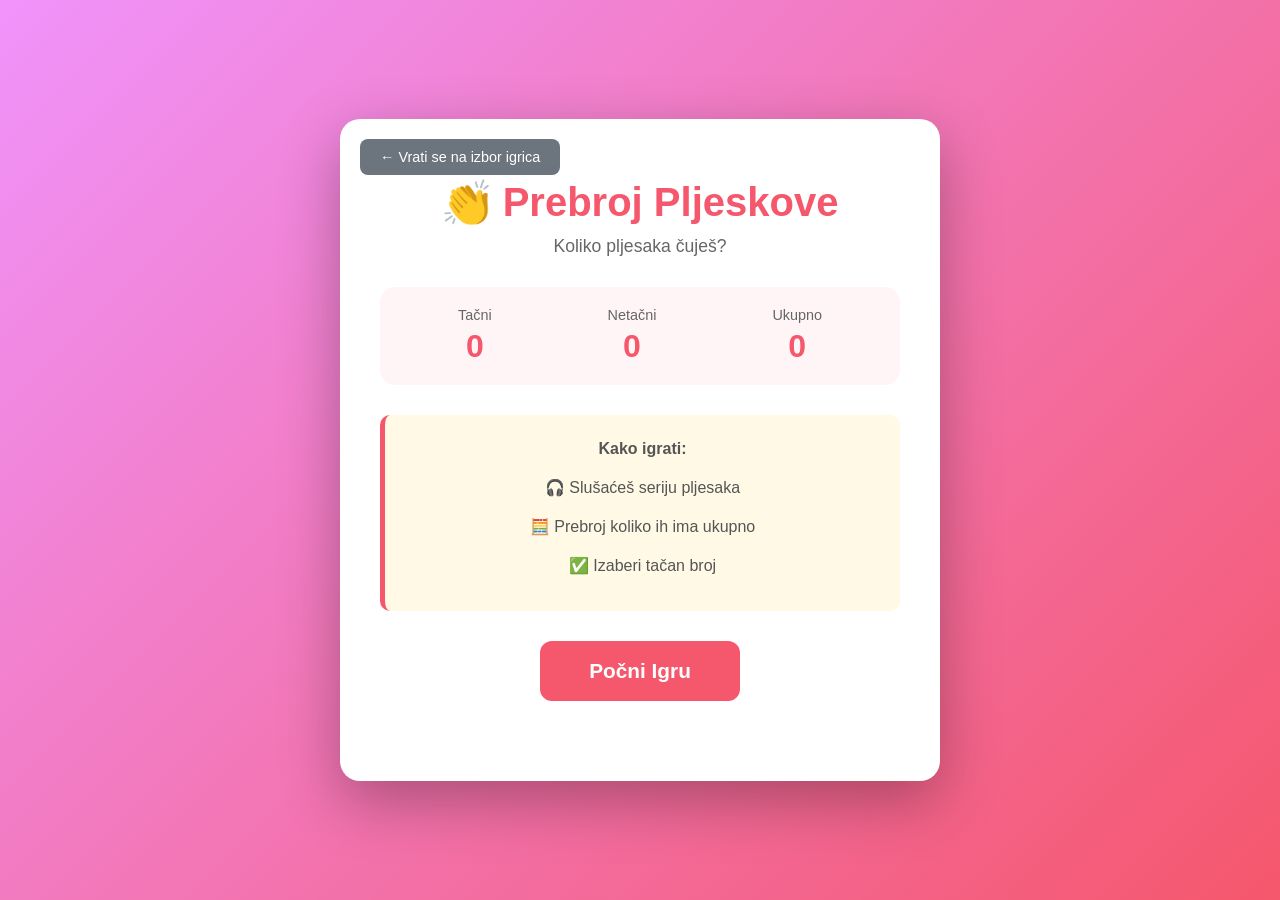
<file: ZapamtiPonovi.html>
<!DOCTYPE html>
<html lang="sr">
<head>
    <meta charset="UTF-8">
    <meta name="viewport" content="width=device-width, initial-scale=1.0">
    <title>Prebroj Pljeskove</title>
    <style>
        * {
            margin: 0;
            padding: 0;
            box-sizing: border-box;
        }

        body {
            font-family: 'Segoe UI', Tahoma, Geneva, Verdana, sans-serif;
            background: linear-gradient(135deg, #f093fb 0%, #f5576c 100%);
            min-height: 100vh;
            display: flex;
            justify-content: center;
            align-items: center;
            padding: 20px;
        }

        .kontejner-igre {
            background: white;
            border-radius: 20px;
            padding: 40px;
            max-width: 600px;
            width: 100%;
            box-shadow: 0 20px 60px rgba(0, 0, 0, 0.3);
            text-align: center;
            position: relative;
        }

        .dugme-nazad {
            position: absolute;
            top: 20px;
            left: 20px;
            background: #6c757d;
            color: white;
            border: none;
            padding: 10px 20px;
            font-size: 0.9em;
            border-radius: 8px;
            cursor: pointer;
            transition: all 0.3s ease;
            text-decoration: none;
            display: inline-block;
        }

        .dugme-nazad:hover {
            background: #5a6268;
            transform: translateY(-2px);
        }

        h1 {
            color: #f5576c;
            margin-bottom: 10px;
            font-size: 2.5em;
            margin-top: 20px;
        }

        .podnaslov {
            color: #666;
            margin-bottom: 30px;
            font-size: 1.1em;
        }

        .rezultat-kontejner {
            display: flex;
            justify-content: space-around;
            margin-bottom: 30px;
            padding: 20px;
            background: #fff5f7;
            border-radius: 15px;
        }

        .rezultat-stavka {
            text-align: center;
        }

        .rezultat-labela {
            color: #666;
            font-size: 0.9em;
            margin-bottom: 5px;
        }

        .rezultat-vrednost {
            color: #f5576c;
            font-size: 2em;
            font-weight: bold;
        }

        .igra-oblast {
            margin: 30px 0;
        }

        .dugme {
            background: #f5576c;
            color: white;
            border: none;
            padding: 18px 45px;
            font-size: 1.3em;
            border-radius: 12px;
            cursor: pointer;
            transition: all 0.3s ease;
            margin: 10px;
            min-width: 200px;
            font-weight: bold;
        }

        .dugme:hover {
            background: #e04158;
            transform: translateY(-3px);
            box-shadow: 0 8px 20px rgba(245, 87, 108, 0.4);
        }

        .dugme:active {
            transform: translateY(0);
        }

        .dugme:disabled {
            background: #ccc;
            cursor: not-allowed;
            transform: none;
        }

        .dugme-broj {
            background: #f093fb;
            min-width: 100px;
            font-size: 2em;
            padding: 20px;
            margin: 15px;
            display: inline-block;
        }

        .dugme-broj:hover {
            background: #d77fe8;
        }

        .dugme-broj.tacan {
            background: #28a745;
            animation: tacanOdgovor 0.6s ease;
        }

        .dugme-broj.netacan {
            background: #dc3545;
            animation: netacanOdgovor 0.6s ease;
        }

        @keyframes tacanOdgovor {
            0%, 100% { transform: scale(1); }
            50% { transform: scale(1.15); }
        }

        @keyframes netacanOdgovor {
            0%, 100% { transform: translateX(0); }
            20% { transform: translateX(-15px); }
            40% { transform: translateX(15px); }
            60% { transform: translateX(-15px); }
            80% { transform: translateX(15px); }
        }

        .poruka {
            margin: 20px 0;
            padding: 20px;
            border-radius: 12px;
            font-size: 1.2em;
            font-weight: bold;
            min-height: 60px;
            display: flex;
            align-items: center;
            justify-content: center;
        }

        .poruka.uspeh {
            background: #d4edda;
            color: #155724;
        }

        .poruka.greska {
            background: #f8d7da;
            color: #721c24;
        }

        .poruka.info {
            background: #fff3cd;
            color: #856404;
        }

        .animacija-zvuka {
            width: 120px;
            height: 120px;
            margin: 30px auto;
            position: relative;
            display: flex;
            align-items: center;
            justify-content: center;
        }

        .zvucna-ikonica {
            font-size: 4em;
            position: relative;
            z-index: 2;
        }

        .zvucna-ikonica.aktivan {
            animation: treperi 0.5s ease infinite;
        }

        @keyframes treperi {
            0%, 100% { opacity: 1; transform: scale(1); }
            50% { opacity: 0.6; transform: scale(1.1); }
        }

        .zvucni-talas {
            position: absolute;
            width: 100%;
            height: 100%;
            border: 4px solid #f5576c;
            border-radius: 50%;
            opacity: 0;
        }

        .zvucni-talas.aktivan {
            animation: pulsiranje 1.2s ease-out infinite;
        }

        @keyframes pulsiranje {
            0% {
                transform: scale(0.3);
                opacity: 1;
            }
            100% {
                transform: scale(2.5);
                opacity: 0;
            }
        }

        .sakriveno {
            display: none !important;
        }

        .opis-igre {
            background: #fff9e6;
            padding: 20px;
            border-radius: 10px;
            margin-bottom: 20px;
            border-left: 5px solid #f5576c;
        }

        .opis-igre p {
            color: #555;
            line-height: 1.8;
            margin-bottom: 10px;
        }

        @media (max-width: 600px) {
            .kontejner-igre {
                padding: 25px;
                padding-top: 60px;
            }

            .dugme-nazad {
                top: 15px;
                left: 15px;
                padding: 8px 15px;
                font-size: 0.8em;
            }

            h1 {
                font-size: 2em;
                margin-top: 10px;
            }

            .podnaslov {
                font-size: 1em;
            }

            .dugme {
                min-width: 140px;
                padding: 15px 35px;
                font-size: 1.1em;
            }

            .dugme-broj {
                min-width: 80px;
                font-size: 1.8em;
                padding: 15px;
                margin: 10px;
            }

            .rezultat-vrednost {
                font-size: 1.5em;
            }

            .animacija-zvuka {
                width: 100px;
                height: 100px;
            }

            .zvucna-ikonica {
                font-size: 3em;
            }
        }
    </style>
</head>
<body>
    <div class="kontejner-igre">
        <a href="index.html" class="dugme-nazad">← Vrati se na izbor igrica</a>
        
        <h1>👏 Prebroj Pljeskove</h1>
        <p class="podnaslov">Koliko pljesaka čuješ?</p>

        <div class="rezultat-kontejner">
            <div class="rezultat-stavka">
                <div class="rezultat-labela">Tačni</div>
                <div class="rezultat-vrednost" id="tacni">0</div>
            </div>
            <div class="rezultat-stavka">
                <div class="rezultat-labela">Netačni</div>
                <div class="rezultat-vrednost" id="netacni">0</div>
            </div>
            <div class="rezultat-stavka">
                <div class="rezultat-labela">Ukupno</div>
                <div class="rezultat-vrednost" id="ukupno">0</div>
            </div>
        </div>

        <div class="igra-oblast">
            <div id="pocetni-ekran">
                <div class="opis-igre">
                    <p><strong>Kako igrati:</strong></p>
                    <p>🎧 Slušaćeš seriju pljesaka</p>
                    <p>🧮 Prebroj koliko ih ima ukupno</p>
                    <p>✅ Izaberi tačan broj</p>
                </div>
                <button class="dugme" id="dugme-pocetak">Počni Igru</button>
            </div>

            <div id="ekran-slusanja" class="sakriveno">
                <div class="animacija-zvuka" id="animacija-kontejner">
                    <div class="zvucni-talas" id="talas1"></div>
                    <div class="zvucni-talas" id="talas2"></div>
                    <div class="zvucni-talas" id="talas3"></div>
                    <div class="zvucna-ikonica" id="ikonica">🔊</div>
                </div>
                <p class="poruka info">Slušaj pažljivo i broj pljeskove...</p>
            </div>

            <div id="ekran-odgovora" class="sakriveno">
                <p class="poruka info" style="font-size: 1.3em;">Koliko pljesaka si čuo?</p>
                <div id="kontejner-dugmadi"></div>
            </div>

            <div id="ekran-rezultata" class="sakriveno">
                <p class="poruka" id="poruka-rezultat"></p>
                <button class="dugme" id="dugme-sledeci">Sledeća Runda</button>
            </div>
        </div>
    </div>

    <script>
        // Audio kontekst za generisanje zvukova
        const audioKontekst = new (window.AudioContext || window.webkitAudioContext)();

        // Stanje igre
        let tacniOdgovori = 0;
        let netacniOdgovori = 0;
        let ukupnoOdgovora = 0;
        let tacanBroj = 0;

        // Elementi DOM-a
        const pocetniEkran = document.getElementById('pocetni-ekran');
        const ekranSlusanja = document.getElementById('ekran-slusanja');
        const ekranOdgovora = document.getElementById('ekran-odgovora');
        const ekranRezultata = document.getElementById('ekran-rezultata');
        const dugmePocetak = document.getElementById('dugme-pocetak');
        const dugmeSledeci = document.getElementById('dugme-sledeci');
        const porukaRezultat = document.getElementById('poruka-rezultat');
        const kontejnerDugmadi = document.getElementById('kontejner-dugmadi');
        const ikonica = document.getElementById('ikonica');
        const talas1 = document.getElementById('talas1');
        const talas2 = document.getElementById('talas2');
        const talas3 = document.getElementById('talas3');

        // Funkcija za uključivanje animacije
        function ukljuciAnimaciju() {
            ikonica.classList.add('aktivan');
            talas1.classList.add('aktivan');
            talas2.classList.add('aktivan');
            talas3.classList.add('aktivan');
        }

        // Funkcija za isključivanje animacije
        function iskljuciAnimaciju() {
            ikonica.classList.remove('aktivan');
            talas1.classList.remove('aktivan');
            talas2.classList.remove('aktivan');
            talas3.classList.remove('aktivan');
        }

        // Funkcija za generisanje jakog, glasnog zvuka pljeska
        function napraviPljeskZvuk() {
            const oscilator = audioKontekst.createOscillator();
            const suma = audioKontekst.createOscillator();
            const pojacalo = audioKontekst.createGain();
            const filter = audioKontekst.createBiquadFilter();
            
            // Glavni ton
            oscilator.type = 'triangle';
            oscilator.frequency.setValueAtTime(1200, audioKontekst.currentTime);
            oscilator.frequency.exponentialRampToValueAtTime(100, audioKontekst.currentTime + 0.15);
            
            // Šum za realističnost
            suma.type = 'square';
            suma.frequency.setValueAtTime(150, audioKontekst.currentTime);
            
            // Filter za oštriji zvuk
            filter.type = 'highpass';
            filter.frequency.setValueAtTime(800, audioKontekst.currentTime);
            
            // Povezivanje
            oscilator.connect(filter);
            suma.connect(filter);
            filter.connect(pojacalo);
            pojacalo.connect(audioKontekst.destination);
            
            // Glasnoća - vrlo glasno i jasno
            pojacalo.gain.setValueAtTime(0.8, audioKontekst.currentTime);
            pojacalo.gain.exponentialRampToValueAtTime(0.01, audioKontekst.currentTime + 0.15);
            
            oscilator.start(audioKontekst.currentTime);
            oscilator.stop(audioKontekst.currentTime + 0.15);
            suma.start(audioKontekst.currentTime);
            suma.stop(audioKontekst.currentTime + 0.15);
        }

        // KOMPLETNO NOVA FUNKCIJA - Svira TAČNO N pljesaka
        function odsvirajSekvencu(tacniBrojPljesaka) {
            return new Promise((resolve) => {
                // Uključi animaciju
                ukljuciAnimaciju();
                
                let brojOdsviranihPljesaka = 0;
                let interval = null;
                
                // Funkcija za sviranje pojedinačnog pljeska
                function odsvirajJedanPljeskaj() {
                    napraviPljeskZvuk();
                    brojOdsviranihPljesaka++;
                    
                    // Proveri da li smo odsvirali sve pljeskove
                    if (brojOdsviranihPljesaka >= tacniBrojPljesaka) {
                        clearInterval(interval);
                        // Sačekaj 500ms pre nego što završiš
                        setTimeout(() => {
                            iskljuciAnimaciju();
                            resolve();
                        }, 500);
                    }
                }
                
                // Odsviri prvi pljeskaj odmah
                odsvirajJedanPljeskaj();
                
                // Ako je potrebno više pljesaka, nastavi sa intervalima
                if (tacniBrojPljesaka > 1) {
                    // Postavi nasumični interval (brži ili sporiji)
                    const vremeIntervala = Math.random() > 0.5 ? 
                        400 + Math.random() * 200 :  // Brži: 400-600ms
                        700 + Math.random() * 400;   // Sporiji: 700-1100ms
                    
                    interval = setInterval(() => {
                        odsvirajJedanPljeskaj();
                    }, vremeIntervala);
                }
            });
        }

        // Funkcija za generisanje opcija odgovora
        function generisiOpcije(tacanOdgovor) {
            const opcije = [tacanOdgovor];
            const moguciBrojevi = [2, 3, 4, 5];
            
            // Filtriraj moguće brojeve da ne uključuju tačan odgovor
            const netacniBrojevi = moguciBrojevi.filter(broj => broj !== tacanOdgovor);
            
            // Izmešaj netačne brojeve
            for (let i = netacniBrojevi.length - 1; i > 0; i--) {
                const j = Math.floor(Math.random() * (i + 1));
                [netacniBrojevi[i], netacniBrojevi[j]] = [netacniBrojevi[j], netacniBrojevi[i]];
            }
            
            // Dodaj prva dva netačna broja
            opcije.push(netacniBrojevi[0]);
            opcije.push(netacniBrojevi[1]);
            
            // Izmešaj sve opcije
            for (let i = opcije.length - 1; i > 0; i--) {
                const j = Math.floor(Math.random() * (i + 1));
                [opcije[i], opcije[j]] = [opcije[j], opcije[i]];
            }
            
            return opcije;
        }

        // Funkcija za ažuriranje rezultata
        function azurirajRezultate() {
            document.getElementById('tacni').textContent = tacniOdgovori;
            document.getElementById('netacni').textContent = netacniOdgovori;
            document.getElementById('ukupno').textContent = ukupnoOdgovora;
        }

        // GLAVNA FUNKCIJA - Pokretanje nove runde
        async function pokreniRundu() {
            // Sakrij sve ekrane osim ekrana slušanja
            pocetniEkran.classList.add('sakriveno');
            ekranOdgovora.classList.add('sakriveno');
            ekranRezultata.classList.add('sakriveno');
            ekranSlusanja.classList.remove('sakriveno');
            
            // Resetuj animaciju
            iskljuciAnimaciju();

            // KRITIČNO: Generiši nasumičan broj između 2 i 5
            // Math.random() * 4 daje [0, 4), + 2 daje [2, 6), Math.floor daje {2, 3, 4, 5}
            tacanBroj = Math.floor(Math.random() * 4) + 2;
            
            // Console log za testiranje (može se ukloniti u produkciji)
            console.log('Generisan tačan broj pljesaka:', tacanBroj);
            
            // APSOLUTNO KRITIČNO: Odsviri TAČNO onoliko pljesaka koliko je u tacanBroj
            await odsvirajSekvencu(tacanBroj);
            
            // Console log za potvrdu završetka (može se ukloniti u produkciji)
            console.log('Završena sekvenca, odsvirano pljesaka:', tacanBroj);

            // Potpuno sakrij ekran slušanja i isključi sve animacije
            ekranSlusanja.classList.add('sakriveno');
            iskljuciAnimaciju();
            
            // Prikaži ekran sa odgovorima
            ekranOdgovora.classList.remove('sakriveno');

            // Generiši dugmiće sa opcijama
            const opcije = generisiOpcije(tacanBroj);
            kontejnerDugmadi.innerHTML = '';
            
            opcije.forEach(opcija => {
                const dugme = document.createElement('button');
                dugme.className = 'dugme dugme-broj';
                dugme.textContent = opcija;
                dugme.onclick = () => proveraOdgovora(opcija, dugme);
                kontejnerDugmadi.appendChild(dugme);
            });
        }

        // Funkcija za proveru odgovora
        function proveraOdgovora(izabraniBroj, dugme) {
            // Onemogući sva dugmad
            const svaDugmad = kontejnerDugmadi.querySelectorAll('.dugme-broj');
            svaDugmad.forEach(d => d.disabled = true);

            ukupnoOdgovora++;

            // Console log za testiranje
            console.log('Korisnik izabrao:', izabraniBroj, 'Tačan broj:', tacanBroj);

            // Provera: Da li je izabrani broj TAČNO JEDNAK tačnom broju?
            if (izabraniBroj === tacanBroj) {
                tacniOdgovori++;
                dugme.classList.add('tacan');
                porukaRezultat.textContent = `✅ Bravo! Tačan odgovor je ${tacanBroj}!`;
                porukaRezultat.className = 'poruka uspeh';
            } else {
                netacniOdgovori++;
                dugme.classList.add('netacan');
                
                // Označi tačan odgovor zelenom bojom
                svaDugmad.forEach(d => {
                    if (parseInt(d.textContent) === tacanBroj) {
                        d.classList.add('tacan');
                    }
                });
                
                porukaRezultat.textContent = `❌ Netačno. Bilo je ${tacanBroj} pljesaka.`;
                porukaRezultat.className = 'poruka greska';
            }

            azurirajRezultate();

            // Prikaži ekran rezultata nakon kratke pauze
            setTimeout(() => {
                ekranOdgovora.classList.add('sakriveno');
                ekranRezultata.classList.remove('sakriveno');
            }, 1500);
        }

        // Event listeneri
        dugmePocetak.addEventListener('click', pokreniRundu);
        dugmeSledeci.addEventListener('click', pokreniRundu);

        // Inicijalizacija
        azurirajRezultate();
    </script>
</body>
</html>
</file>
